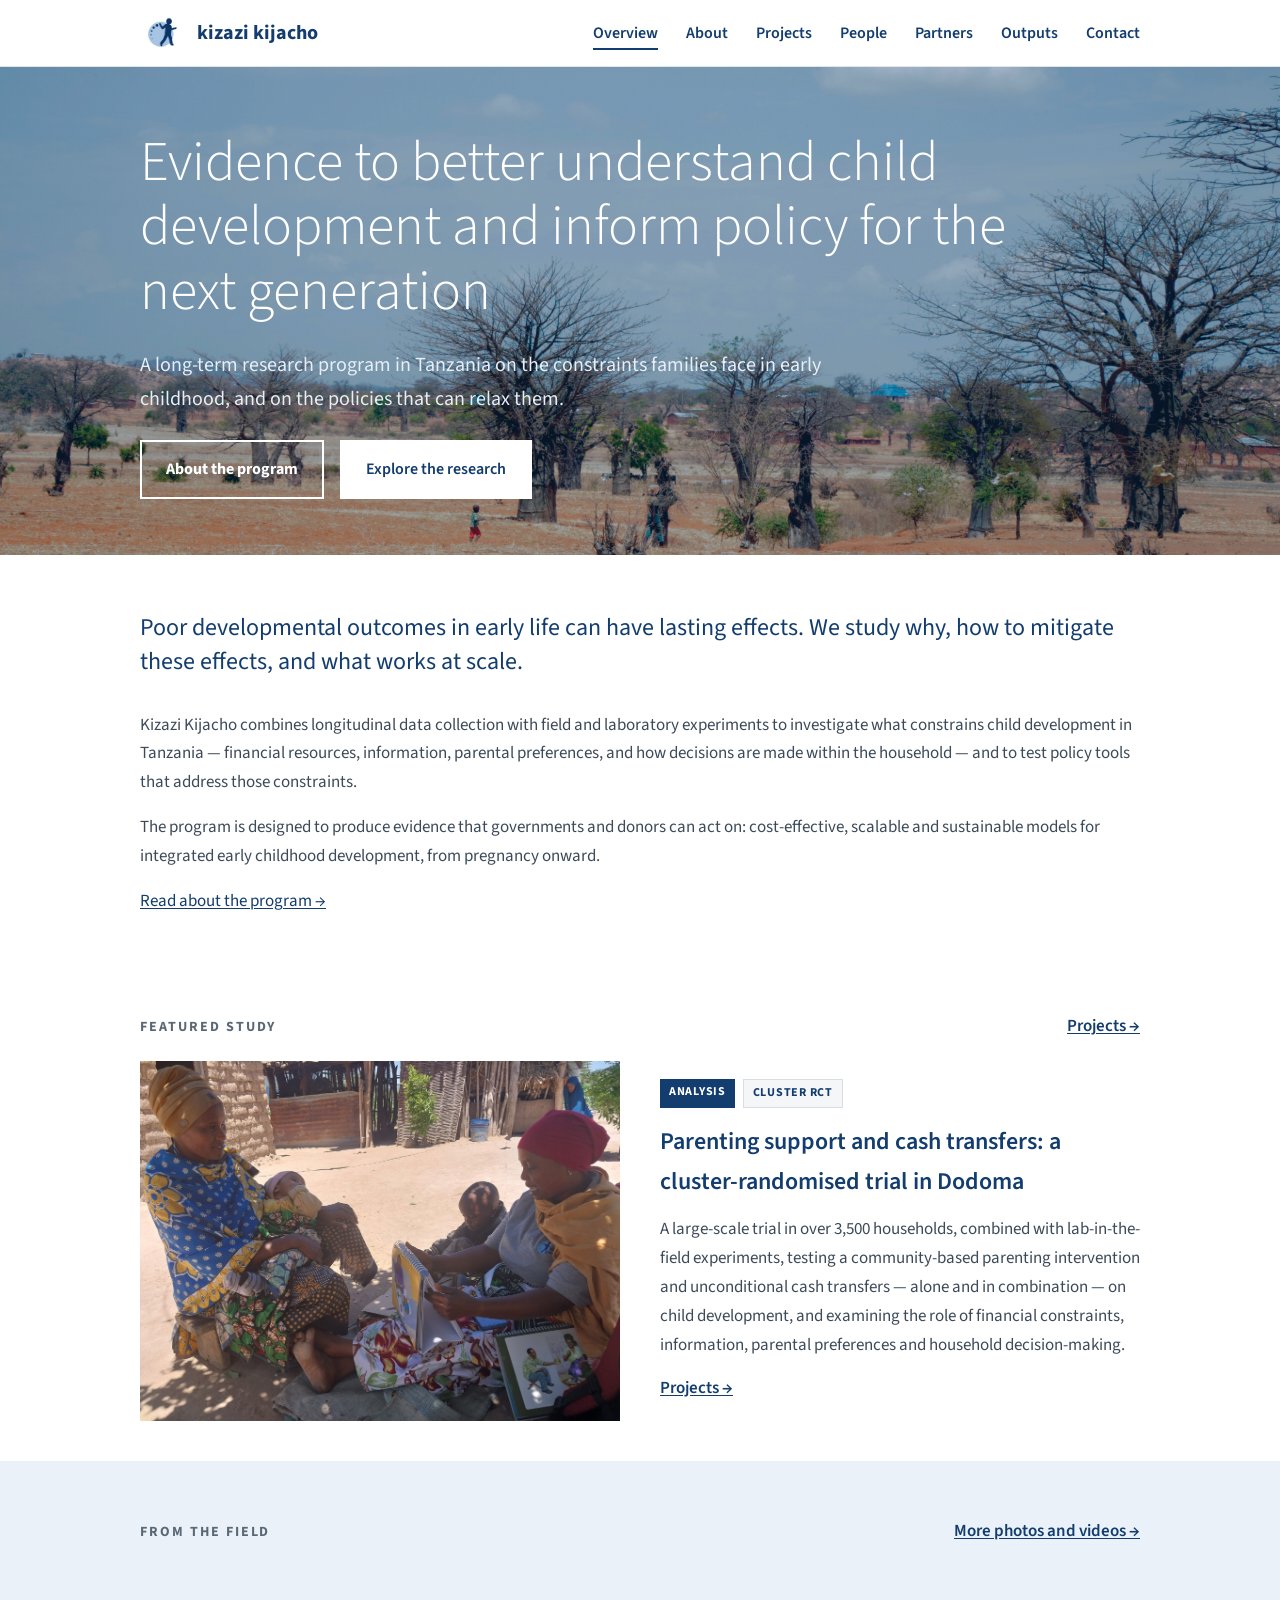
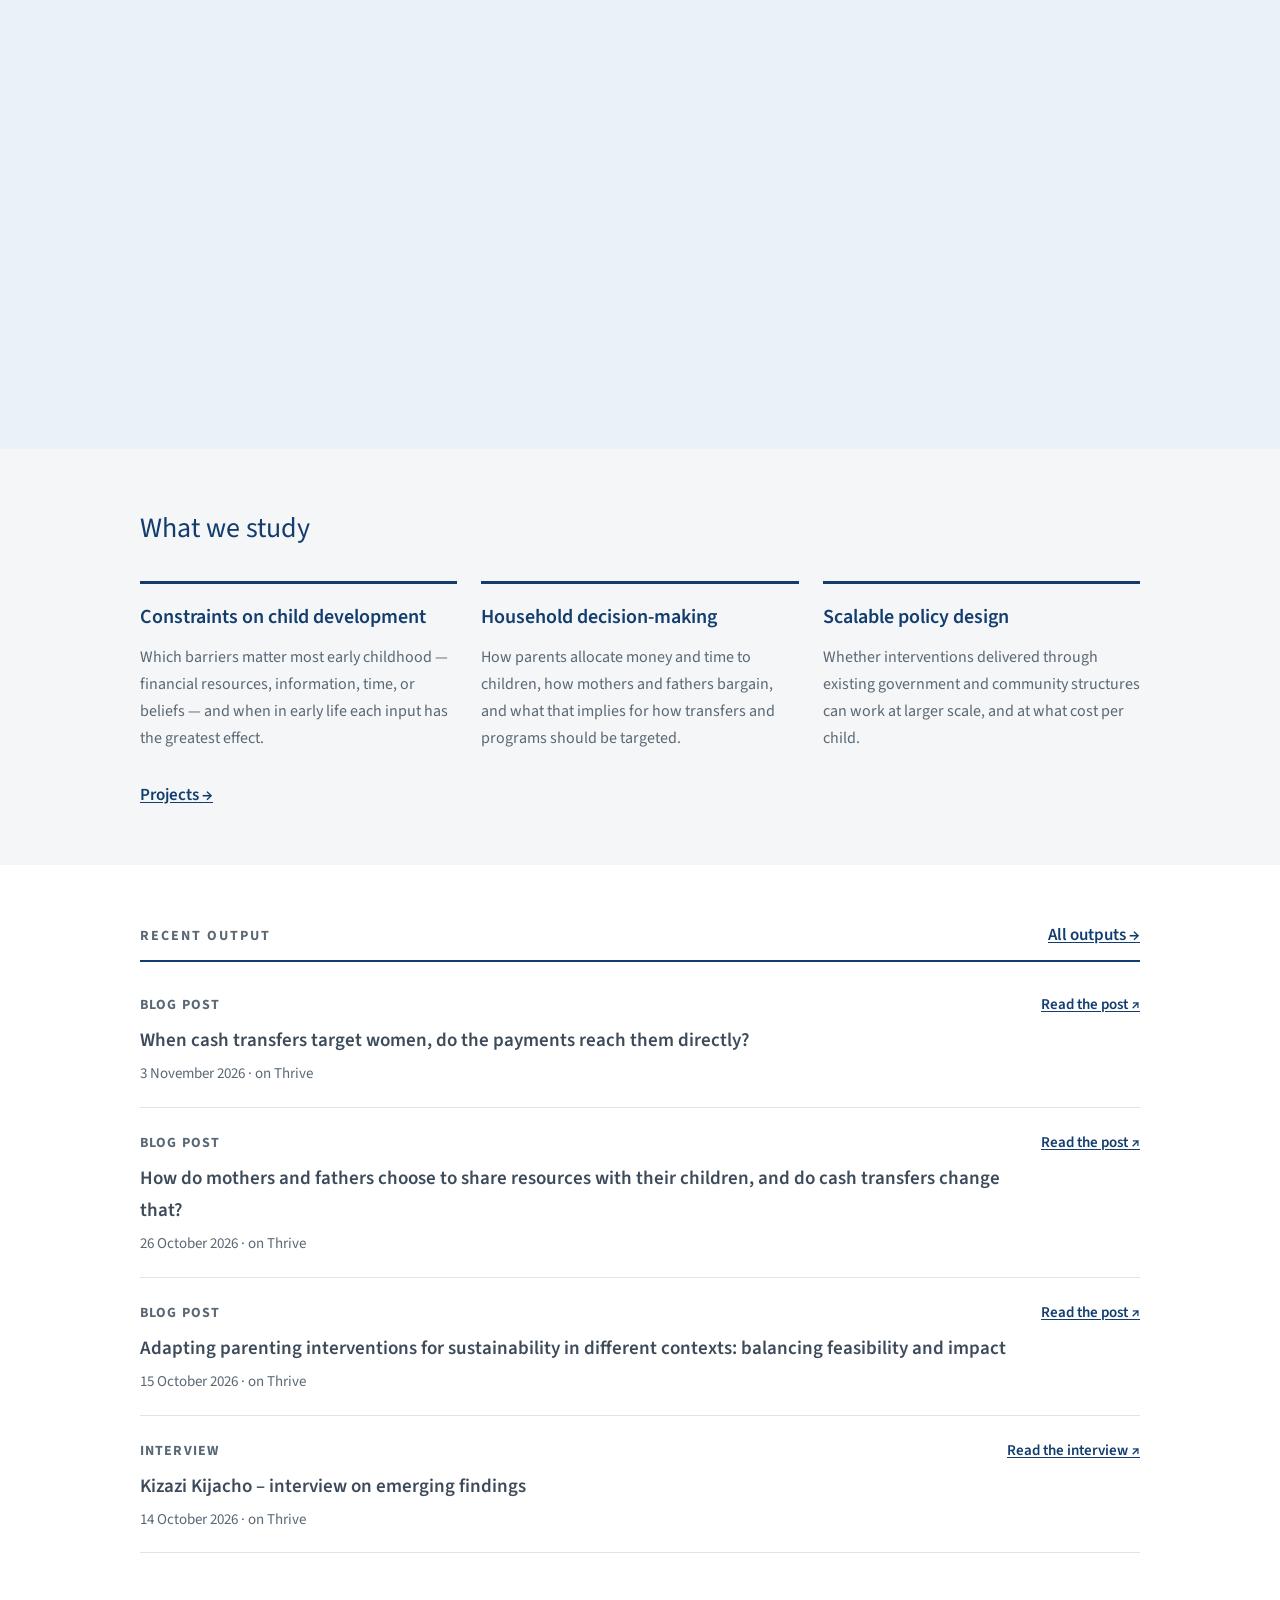
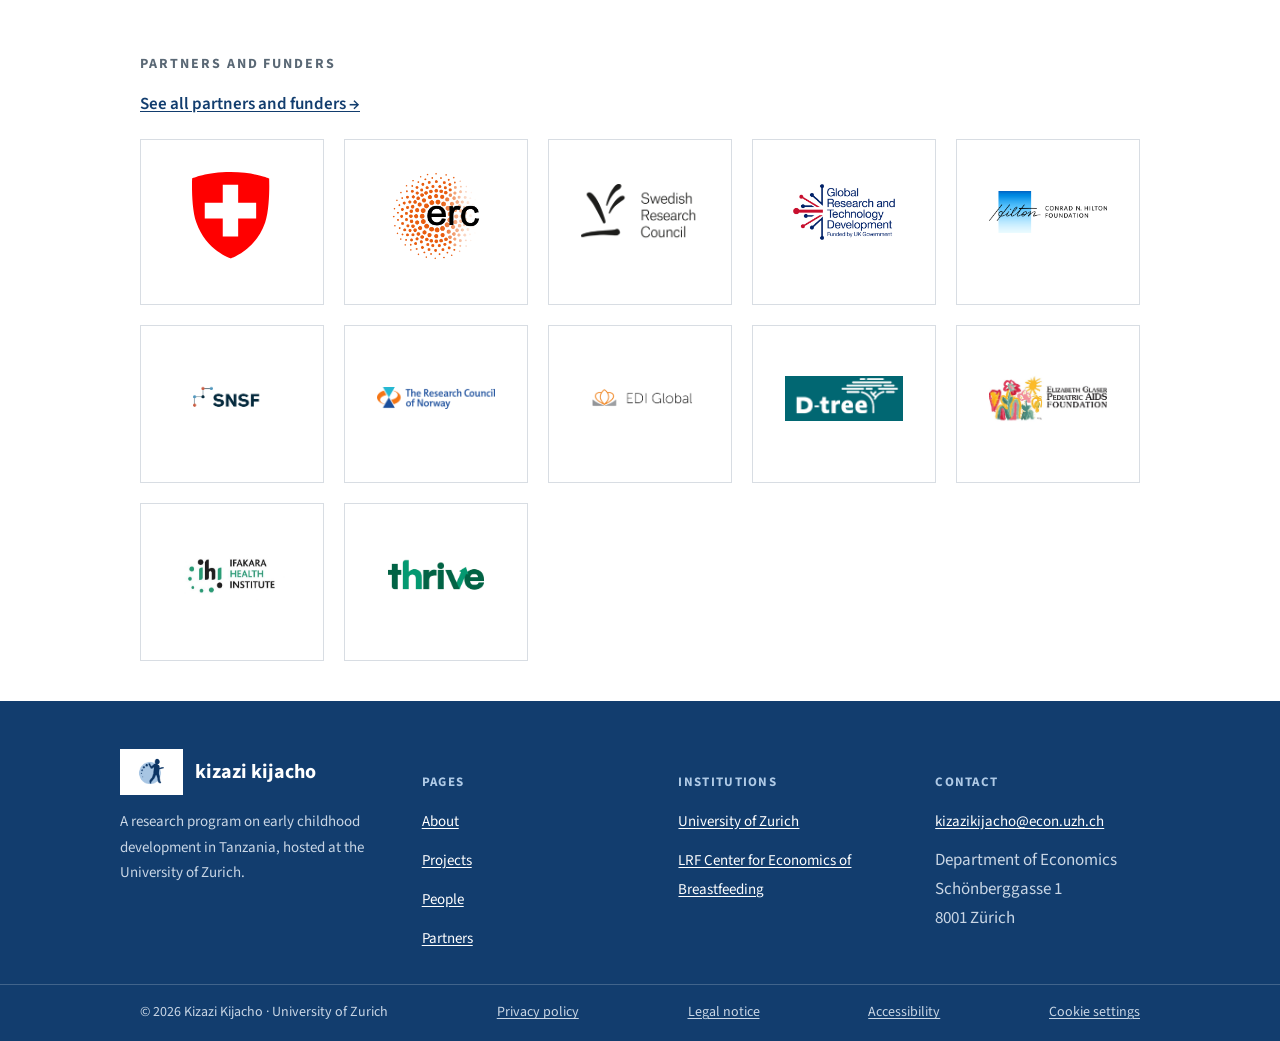
<file: index.html>
<!DOCTYPE html>
<html lang="en">
<head>
<meta charset="UTF-8">
<meta name="viewport" content="width=device-width, initial-scale=1.0">
<title>Kizazi Kijacho — Research for the Next Generation</title>
<meta name="description" content="A long-term research program in Tanzania on the constraints families face in early childhood, and on the policies that can relax them.">
<link rel="preconnect" href="https://fonts.googleapis.com">
<link href="https://fonts.googleapis.com/css2?family=Source+Sans+3:wght@300;400;600;700&display=swap" rel="stylesheet">
<link rel="stylesheet" href="styles.css">
<link rel="icon" type="image/x-icon" href="assets/favicon.ico">
<link rel="icon" type="image/png" sizes="32x32" href="assets/favicon-32x32.png">
<link rel="icon" type="image/png" sizes="16x16" href="assets/favicon-16x16.png">
<link rel="apple-touch-icon" sizes="180x180" href="assets/apple-touch-icon.png">
</head>
<body>
<a class="skip-link" href="#main">Skip to main content</a>

<header class="site-header">
  <div class="content">
    <a class="brand" href="index.html">
      <img class="brand-icon" src="assets/kizazi-icon.png" alt=""><span class="brand-wordmark">kizazi kijacho</span>
    </a>
    <nav class="main-nav" aria-label="Primary">
      <ul>
        <li><a href="index.html" aria-current="page">Overview</a></li>
        <li><a href="about.html">About</a></li>
        <li><a href="research.html">Projects</a></li>
        <li><a href="people.html">People</a></li>
        <li><a href="partners.html">Partners</a></li>
        <li><a href="outputs.html">Outputs</a></li>
        <li><a href="contact.html">Contact</a></li>
      </ul>
    </nav>
  </div>
</header>

<main id="main">

  <!-- Hero -->
  <section class="hero" aria-label="Introduction">
    <div class="content hero-inner">
      <h1>Evidence to better understand child development and inform policy for the next generation</h1>
      <p class="lede">A long-term research program in Tanzania on the constraints families face in early childhood, and on the policies that can relax them.</p>
      <div class="hero-actions">
        <a class="btn btn-outline" href="about.html" style="font-weight:700;">About the program</a>
        <a class="btn btn-primary" href="research.html">Explore the research</a>
      </div>
    </div>
  </section>

  <!-- Intro statement -->
  <section class="band-white">
    <div class="content">
      <p style="font-size:24px; font-weight:400; color:var(--navy); line-height:1.4;">
        Poor developmental outcomes in early life can have lasting effects. We study why, how to mitigate these effects, and what works at scale.
      </p>

      <div style="margin-top:32px;">
        <p>Kizazi Kijacho combines longitudinal data collection with field and laboratory experiments to investigate what constrains child development in Tanzania — financial resources, information, parental preferences, and how decisions are made within the household — and to test policy tools that address those constraints.</p>
        <p style="margin-top:16px;">The program is designed to produce evidence that governments and donors can act on: cost-effective, scalable and sustainable models for integrated early childhood development, from pregnancy onward.</p>
        <p style="margin-top:16px;"><a href="about.html">Read about the program →</a></p>
      </div>
    </div>
  </section>

  <!-- Featured study -->
  <section class="band-white tight">
    <div class="content">
      <div style="display:flex; justify-content:space-between; align-items:baseline; margin-bottom:20px;">
        <span class="label">Featured study</span>
        <a href="research.html" style="font-weight:600;">Projects →</a>
      </div>
      <div class="featured">
        <img src="assets/photos/field/community-health-worker-visit.jpeg" alt="A community health worker visits a mother and infant at home in Dodoma" style="width:100%;height:100%;object-fit:cover;">
        <div>
          <div class="chip-row">
            <span class="chip chip-analysis">Analysis</span>
            <span class="chip chip-planned" style="border-color:var(--card-border); background:var(--warm-grey);">Cluster RCT</span>
          </div>
          <h3>Parenting support and cash transfers: a cluster-randomised trial in Dodoma</h3>
          <p>A large-scale trial in over 3,500 households, combined with lab-in-the-field experiments, testing a community-based parenting intervention and unconditional cash transfers — alone and in combination — on child development, and examining the role of financial constraints, information, parental preferences and household decision-making.</p>
          <p style="margin-top:14px;"><a href="research.html" style="font-weight:600;">Projects →</a></p>
        </div>
      </div>
    </div>
  </section>

  <!-- From the field -->
<section class="band-pale">
  <div class="content">
    <div style="display:flex; justify-content:space-between; align-items:baseline; margin-bottom:20px;">
      <span class="label">From the field</span>
      <a href="media.html" style="font-weight:600;">More photos and videos →</a>
    </div>
        <div style="max-width:760px; margin:0 auto;">
      <div style="position:relative; padding-bottom:56.25%; height:0; overflow:hidden;">
        <iframe src="https://www.youtube.com/embed/hVTuC9hLxNs" title="Kizazi Kijacho field video" style="position:absolute; top:0; left:0; width:100%; height:100%; border:0;" allow="accelerometer; autoplay; clipboard-write; encrypted-media; gyroscope; picture-in-picture" allowfullscreen></iframe>
      </div>
    </div>
  </div>
</section>

  <!-- What we study -->
  <section class="band-grey">
    <div class="content">
      <h2 style="font-size:28px; font-weight:400; color:var(--navy); margin-bottom:28px;">What we study</h2>
      <div class="grid-3">
        <div class="study-card">
          <h3>Constraints on child development</h3>
          <p>Which barriers matter most early childhood — financial resources, information, time, or beliefs — and when in early life each input has the greatest effect.</p>
        </div>
        <div class="study-card">
          <h3>Household decision-making</h3>
          <p>How parents allocate money and time to children, how mothers and fathers bargain, and what that implies for how transfers and programs should be targeted.</p>
        </div>
        <div class="study-card">
          <h3>Scalable policy design</h3>
          <p>Whether interventions delivered through existing government and community structures can work at larger scale, and at what cost per child.</p>
        </div>
      </div>
      <p style="margin-top:28px;"><a href="research.html" style="font-weight:600;">Projects →</a></p>
    </div>
  </section>

  <!-- Recent output -->
  <section class="band-white">
    <div class="content">
      <div style="display:flex; justify-content:space-between; align-items:baseline; margin-bottom:8px; border-bottom:2px solid var(--navy); padding-bottom:10px;">
        <span class="label" style="margin:0;">Recent output</span>
        <a href="outputs.html" style="font-weight:600;">All outputs →</a>
      </div>
      <div class="output-row">
        <div>
          <span class="label" style="letter-spacing:0.08em;">Blog post</span>
          <h3 style="margin-top:6px;">When cash transfers target women, do the payments reach them directly?</h3>
          <p class="meta">3 November 2026 · on Thrive</p>
        </div>
        <div class="output-links"><a href="https://thrivechildevidence.org/updates/when-cash-transfers-target-women-do-the-payments-reach-them-directly/" target="_blank" rel="noopener" aria-label="Read the post on Thrive (opens in a new tab)">Read the post ↗</a></div>
      </div>
      <div class="output-row">
        <div>
          <span class="label" style="letter-spacing:0.08em;">Blog post</span>
          <h3 style="margin-top:6px;">How do mothers and fathers choose to share resources with their children, and do cash transfers change that?</h3>
          <p class="meta">26 October 2026 · on Thrive</p>
        </div>
        <div class="output-links"><a href="https://thrivechildevidence.org/updates/how-do-mothers-and-fathers-choose-to-share-resources-with-their-children-and-do-cash-transfers-change-that/" target="_blank" rel="noopener" aria-label="Read the post on Thrive (opens in a new tab)">Read the post ↗</a></div>
      </div>
      <div class="output-row">
        <div>
          <span class="label" style="letter-spacing:0.08em;">Blog post</span>
          <h3 style="margin-top:6px;">Adapting parenting interventions for sustainability in different contexts: balancing feasibility and impact</h3>
          <p class="meta">15 October 2026 · on Thrive</p>
        </div>
        <div class="output-links"><a href="https://thrivechildevidence.org/updates/adapting-parenting-interventions-for-sustainability-in-different-contexts-balancing-feasibility-and-impact/" target="_blank" rel="noopener" aria-label="Read the post on Thrive (opens in a new tab)">Read the post ↗</a></div>
      </div>
      <div class="output-row">
        <div>
          <span class="label" style="letter-spacing:0.08em;">Interview</span>
          <h3 style="margin-top:6px;">Kizazi Kijacho – interview on emerging findings</h3>
          <p class="meta">14 October 2026 · on Thrive</p>
        </div>
        <div class="output-links"><a href="https://thrivechildevidence.org/updates/kizazi-kijacho-interview-on-emerging-findings/" target="_blank" rel="noopener" aria-label="Read the interview on Thrive (opens in a new tab)">Read the interview ↗</a></div>
      </div>
    </div>
  </section>

  <!-- Partners and funders -->
  <section class="band-white tight">
    <div class="content">
      <span class="label">Partners and funders</span>
      <p style="margin-top:12px;"><a href="partners.html" style="font-weight:600;">See all partners and funders →</a></p>
      <div class="grid-5" style="margin-top:20px;">
        <div class="partner-card logo-only"><div class="logo-img"><img src="assets/logos/funders/seri.svg" alt="Swiss State Secretariat for Education, Research and Innovation (SERI)"></div></div>
        <div class="partner-card logo-only"><div class="logo-img"><img src="assets/logos/funders/erc.png" alt="European Research Council (ERC)"></div></div>
        <div class="partner-card logo-only"><div class="logo-img"><img src="assets/logos/funders/vr-swedish-research-council.png" alt="Swedish Research Council (Vetenskapsrådet)"></div></div>
        <div class="partner-card logo-only"><div class="logo-img"><img src="assets/logos/funders/fcdo.jpg" alt="Foreign, Commonwealth & Development Office (FCDO)"></div></div>
        <div class="partner-card logo-only"><div class="logo-img"><img src="assets/logos/funders/hilton-foundation.png" alt="Conrad N. Hilton Foundation"></div></div>
        <div class="partner-card logo-only"><div class="logo-img"><img src="assets/logos/funders/snsf.png" alt="Swiss National Science Foundation (SNSF)"></div></div>
        <div class="partner-card logo-only"><div class="logo-img"><img src="assets/logos/funders/research-council-of-norway.png" alt="Research Council of Norway"></div></div>
        <div class="partner-card logo-only"><div class="logo-img"><img src="assets/logos/partners/edi-global.png" alt="EDI Global"></div></div>
        <div class="partner-card logo-only"><div class="logo-img"><img src="assets/logos/partners/dtree.png" alt="d.tree"></div></div>
        <div class="partner-card logo-only"><div class="logo-img"><img src="assets/logos/partners/egpaf.jpeg" alt="Elizabeth Glaser Pediatric AIDS Foundation (EGPAF)"></div></div>
        <div class="partner-card logo-only"><div class="logo-img"><img src="assets/logos/partners/ifakara.jpg" alt="Ifakara Health Institute"></div></div>
        <div class="partner-card logo-only"><div class="logo-img"><img src="assets/logos/partners/thrive.png" alt="Thrive"></div></div>
      </div>
    </div>
  </section>

</main>

<!-- Footer -->
<footer class="site-footer">
  <div class="content footer-main">
    <div>
      <div class="footer-brand">
                <div style="display:flex; align-items:center; gap:12px;">
          <div class="footer-logo-plate">
            <img class="brand-icon" src="assets/kizazi-icon.png" alt="">
          </div>
          <span class="brand-wordmark">kizazi kijacho</span>
        </div>
        <p class="footer-brand-text">A research program on early childhood development in Tanzania, hosted at the University of Zurich.</p>
      </div>
    </div>
    <div class="footer-col">
      <h5>Pages</h5>
      <ul>
        <li><a href="about.html">About</a></li>
        <li><a href="research.html">Projects</a></li>
        <li><a href="people.html">People</a></li>
        <li><a href="partners.html">Partners</a></li>
      </ul>
    </div>
    <div class="footer-col">
      <h5>Institutions</h5>
      <ul>
        <li><a href="https://www.econ.uzh.ch/en.html" target="_blank" rel="noopener">University of Zurich</a></li>
        <li><a href="https://lrfc.uzh.ch/en/index.html" target="_blank" rel="noopener">LRF Center for Economics of Breastfeeding</a></li>
      </ul>
    </div>
    <div class="footer-col">
      <h5>Contact</h5>
      <ul>
        <li><a href="mailto:kizazikijacho@econ.uzh.ch">kizazikijacho@econ.uzh.ch</a></li>
        <li style="color:#C9D6E5;">Department of Economics<br>Schönberggasse 1<br>8001 Zürich</li>
      </ul>
    </div>
  </div>
    <div class="footer-bottom">
    <div class="content">
      <span>© 2026 Kizazi Kijacho · University of Zurich</span>
      <a href="legal.html#privacy-policy">Privacy policy</a>
      <a href="legal.html#legal-notice">Legal notice</a>
      <a href="legal.html#accessibility">Accessibility</a>
      <a href="legal.html#cookie-settings">Cookie settings</a>
    </div>
  </div>
</footer>
<!-- Cloudflare Web Analytics --><script type='module' src='https://static.cloudflareinsights.com/beacon.min.js' data-cf-beacon='{"token": "03de18e79894430f8081f706c0448e3b"}'></script><!-- End Cloudflare Web Analytics -->
</body>
</html>
</file>
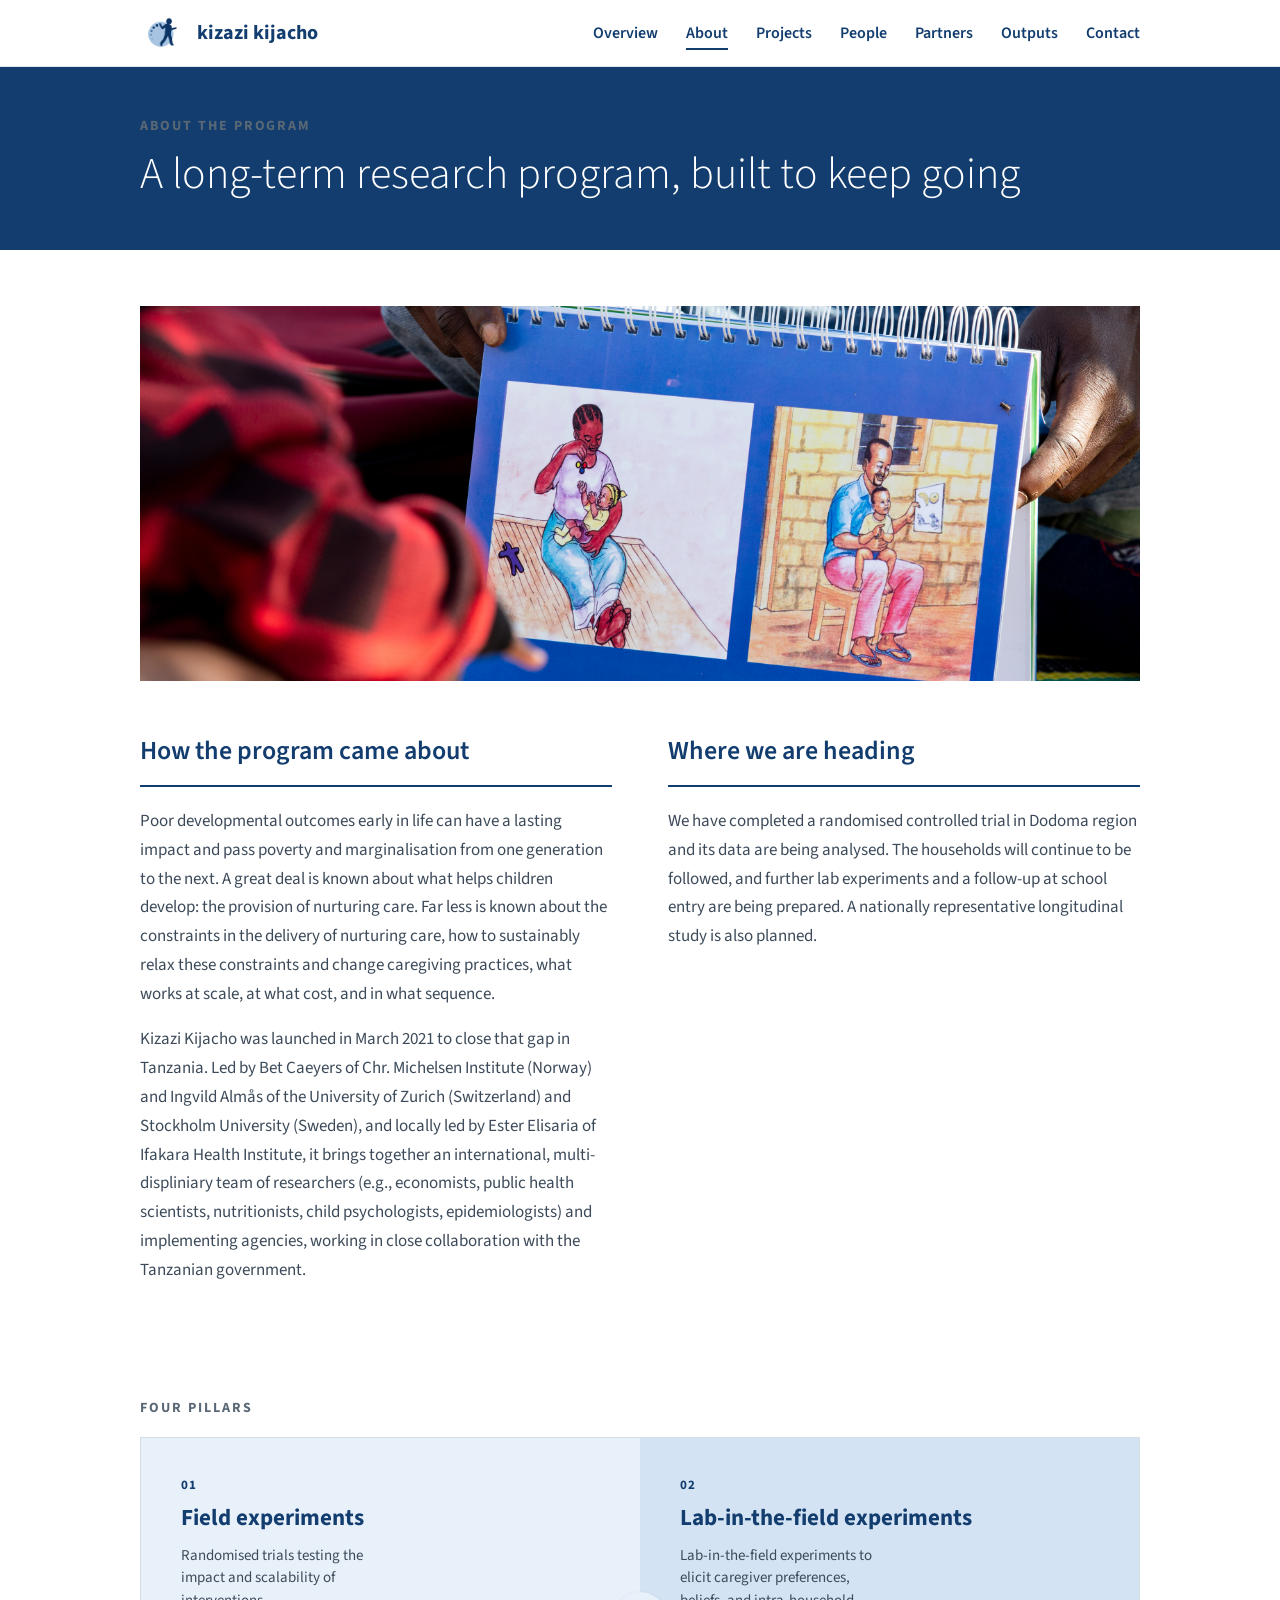
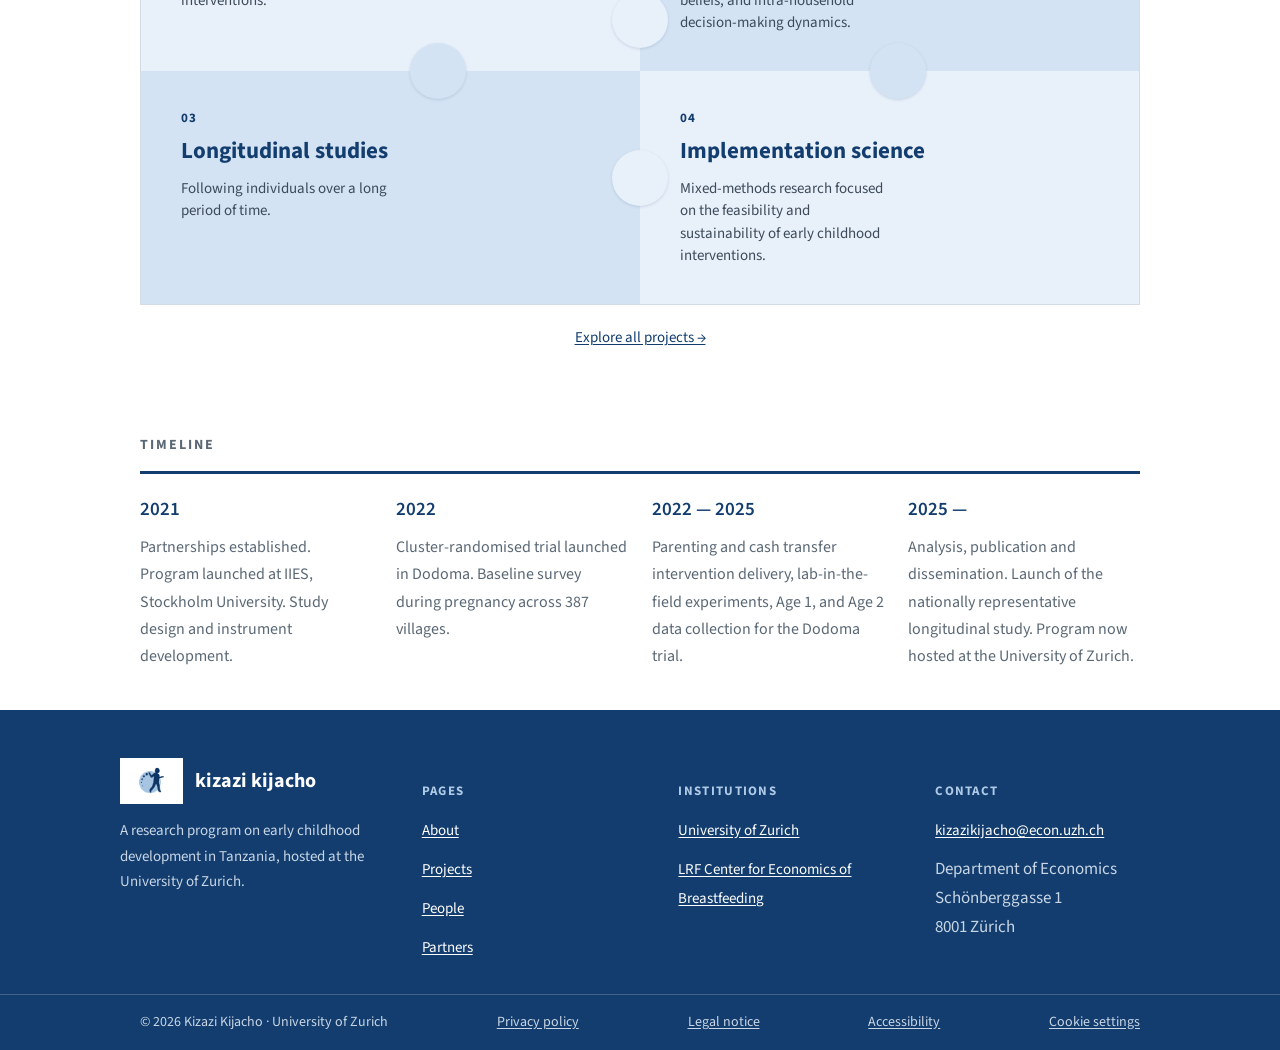
<file: about.html>
<!DOCTYPE html>
<html lang="en">
<head>
<meta charset="UTF-8">
<meta name="viewport" content="width=device-width, initial-scale=1.0">
<title>About — Kizazi Kijacho</title>
<meta name="description" content="A long-term research program, built to keep going.">
<link rel="preconnect" href="https://fonts.googleapis.com">
<link href="https://fonts.googleapis.com/css2?family=Source+Sans+3:wght@300;400;600;700&display=swap" rel="stylesheet">
<link rel="stylesheet" href="styles.css">
<link rel="icon" type="image/x-icon" href="assets/favicon.ico">
<link rel="icon" type="image/png" sizes="32x32" href="assets/favicon-32x32.png">
<link rel="icon" type="image/png" sizes="16x16" href="assets/favicon-16x16.png">
<link rel="apple-touch-icon" sizes="180x180" href="assets/apple-touch-icon.png">
</head>
<body>
<a class="skip-link" href="#main">Skip to main content</a>
<header class="site-header">
  <div class="content">
    <a class="brand" href="index.html">
      <img class="brand-icon" src="assets/kizazi-icon.png" alt=""><span class="brand-wordmark">kizazi kijacho</span>
    </a>
    <nav class="main-nav" aria-label="Primary">
      <ul>
        <li><a href="index.html">Overview</a></li>
        <li><a href="about.html" aria-current="page">About</a></li>
        <li><a href="research.html">Projects</a></li>
        <li><a href="people.html">People</a></li>
        <li><a href="partners.html">Partners</a></li>
        <li><a href="outputs.html">Outputs</a></li>
        <li><a href="contact.html">Contact</a></li>
      </ul>
    </nav>
  </div>
</header>

<main id="main">

  <section class="page-banner">
    <div class="content">
      <span class="label">About the program</span>
      <h1>A long-term research program, built to keep going</h1>
    </div>
  </section>

  <section class="band-white">
    <div class="content">
      <img src="assets/photos/field/Field_Photo_4.jpg" alt="A drawing of a father and mother each holding their child" style="width:100%;aspect-ratio:16/6;object-fit:cover;object-position:center top;margin-bottom:48px;">

      <div class="two-col">
        <div>
          <h2>How the program came about</h2>
          <p>Poor developmental outcomes early in life can have a lasting impact and pass poverty and marginalisation from one generation to the next. A great deal is known about what helps children develop: the provision of nurturing care. Far less is known about the constraints in the delivery of nurturing care, how to sustainably relax these constraints and change caregiving practices, what works at scale, at what cost, and in what sequence.</p>
          <p style="margin-top:16px;margin-bottom:16px;">Kizazi Kijacho was launched in March 2021 to close that gap in Tanzania. Led by Bet Caeyers of Chr. Michelsen Institute (Norway) and Ingvild Almås of the University of Zurich (Switzerland) and Stockholm University (Sweden), and locally led by Ester Elisaria of Ifakara Health Institute, it brings together an international, multi-displiniary team of researchers (e.g., economists, public health scientists, nutritionists, child psychologists, epidemiologists) and implementing agencies, working in close collaboration with the Tanzanian government.</p>
        </div>
        <div>
          <h2>Where we are heading</h2>
          <p>We have completed a randomised controlled trial in Dodoma region and its data are being analysed. The households will continue to be followed, and further lab experiments and a follow-up at school entry are being prepared. A nationally representative longitudinal study is also planned.</p>
        </div>
      </div>
    </div>
  </section>

  <section class="band-white tight">
    <div class="content">
      <span class="label" style="display:block; margin-bottom:16px;">Four pillars</span>
      <div class="pillars-puzzle">
        <div class="pillars-puzzle-row">
          <a class="pillars-puzzle-tile shade-a" href="research.html?pillar=field">
            <div class="pillars-puzzle-num">01</div>
            <div class="pillars-puzzle-title">Field experiments</div>
            <div class="pillars-puzzle-desc">Randomised trials testing the impact and scalability of interventions.</div>
          </a>
          <a class="pillars-puzzle-tile shade-b" href="research.html?pillar=lab">
            <div class="pillars-puzzle-num">02</div>
            <div class="pillars-puzzle-title">Lab-in-the-field experiments</div>
            <div class="pillars-puzzle-desc">Lab-in-the-field experiments to elicit caregiver preferences, beliefs, and intra-household decision-making dynamics.</div>
          </a>
        </div>
        <div class="pillars-puzzle-row">
          <a class="pillars-puzzle-tile shade-b" href="research.html?pillar=longitudinal">
            <div class="pillars-puzzle-num">03</div>
            <div class="pillars-puzzle-title">Longitudinal studies</div>
            <div class="pillars-puzzle-desc">Following individuals over a long period of time.</div>
          </a>
          <a class="pillars-puzzle-tile shade-a" href="research.html?pillar=implementation">
            <div class="pillars-puzzle-num">04</div>
            <div class="pillars-puzzle-title">Implementation science</div>
            <div class="pillars-puzzle-desc">Mixed-methods research focused on the feasibility and sustainability of early childhood interventions.</div>
          </a>
        </div>

        <!-- Interlocking tabs, alternating which tile "owns" each one -->
        <div class="pillars-puzzle-tab" style="background:#E8F0FA; top: 33%; left: calc(50% - 28px);"></div>
        <div class="pillars-puzzle-tab" style="background:#D3E3F3; top: calc(50% - 28px); left: 27%;"></div>
        <div class="pillars-puzzle-tab" style="background:#D3E3F3; top: calc(50% - 28px); left: 73%;"></div>
        <div class="pillars-puzzle-tab" style="background:#E8F0FA; top: 67%; left: calc(50% - 28px);"></div>
      </div>
      <p style="text-align:center; margin-top:20px; font-size:15px;"><a href="research.html">Explore all projects →</a></p>
    </div>
  </section>

  <section class="band-white tight">
    <div class="content">
      <span class="label">Timeline</span>
      <div class="timeline" style="margin-top:12px;">
        <div>
          <p class="year">2021</p>
          <p>Partnerships established. Program launched at IIES, Stockholm University. Study design and instrument development.</p>
        </div>
        <div>
          <p class="year">2022</p>
          <p>Cluster-randomised trial launched in Dodoma. Baseline survey during pregnancy across 387 villages. </p>
        </div>
        <div>
          <p class="year">2022 — 2025</p>
          <p>Parenting and cash transfer intervention delivery, lab-in-the-field experiments, Age 1, and Age 2 data collection for the Dodoma trial.</p>
        </div>
        <div>
          <p class="year">2025 —</p>
          <p>Analysis, publication and dissemination. Launch of the nationally representative longitudinal study. Program now hosted at the University of Zurich.</p>
        </div>
      </div>
    </div>
  </section>


</main>

<footer class="site-footer">
  <div class="content footer-main">
    <div>
      <div class="footer-brand">
                <div style="display:flex; align-items:center; gap:12px;">
          <div class="footer-logo-plate">
            <img class="brand-icon" src="assets/kizazi-icon.png" alt="">
          </div>
          <span class="brand-wordmark">kizazi kijacho</span>
        </div>
        <p class="footer-brand-text">A research program on early childhood development in Tanzania, hosted at the University of Zurich.</p>
      </div>
    </div>
    <div class="footer-col">
      <h5>Pages</h5>
      <ul>
        <li><a href="about.html">About</a></li>
        <li><a href="research.html">Projects</a></li>
        <li><a href="people.html">People</a></li>
        <li><a href="partners.html">Partners</a></li>
      </ul>
    </div>
    <div class="footer-col">
      <h5>Institutions</h5>
      <ul>
        <li><a href="https://www.econ.uzh.ch/en.html" target="_blank" rel="noopener">University of Zurich</a></li>
        <li><a href="https://lrfc.uzh.ch/en/index.html" target="_blank" rel="noopener">LRF Center for Economics of Breastfeeding</a></li>
      </ul>
    </div>
    <div class="footer-col">
      <h5>Contact</h5>
      <ul>
        <li><a href="mailto:kizazikijacho@econ.uzh.ch">kizazikijacho@econ.uzh.ch</a></li>
        <li style="color:#C9D6E5;">Department of Economics<br>Schönberggasse 1<br>8001 Zürich</li>
      </ul>
    </div>
  </div>
      <div class="footer-bottom">
    <div class="content">
      <span>© 2026 Kizazi Kijacho · University of Zurich</span>
      <a href="legal.html#privacy-policy">Privacy policy</a>
      <a href="legal.html#legal-notice">Legal notice</a>
      <a href="legal.html#accessibility">Accessibility</a>
      <a href="legal.html#cookie-settings">Cookie settings</a>
    </div>
  </div>
</footer>

<!-- Cloudflare Web Analytics --><script type='module' src='https://static.cloudflareinsights.com/beacon.min.js' data-cf-beacon='{"token": "03de18e79894430f8081f706c0448e3b"}'></script><!-- End Cloudflare Web Analytics -->
</body>
</html>
</file>
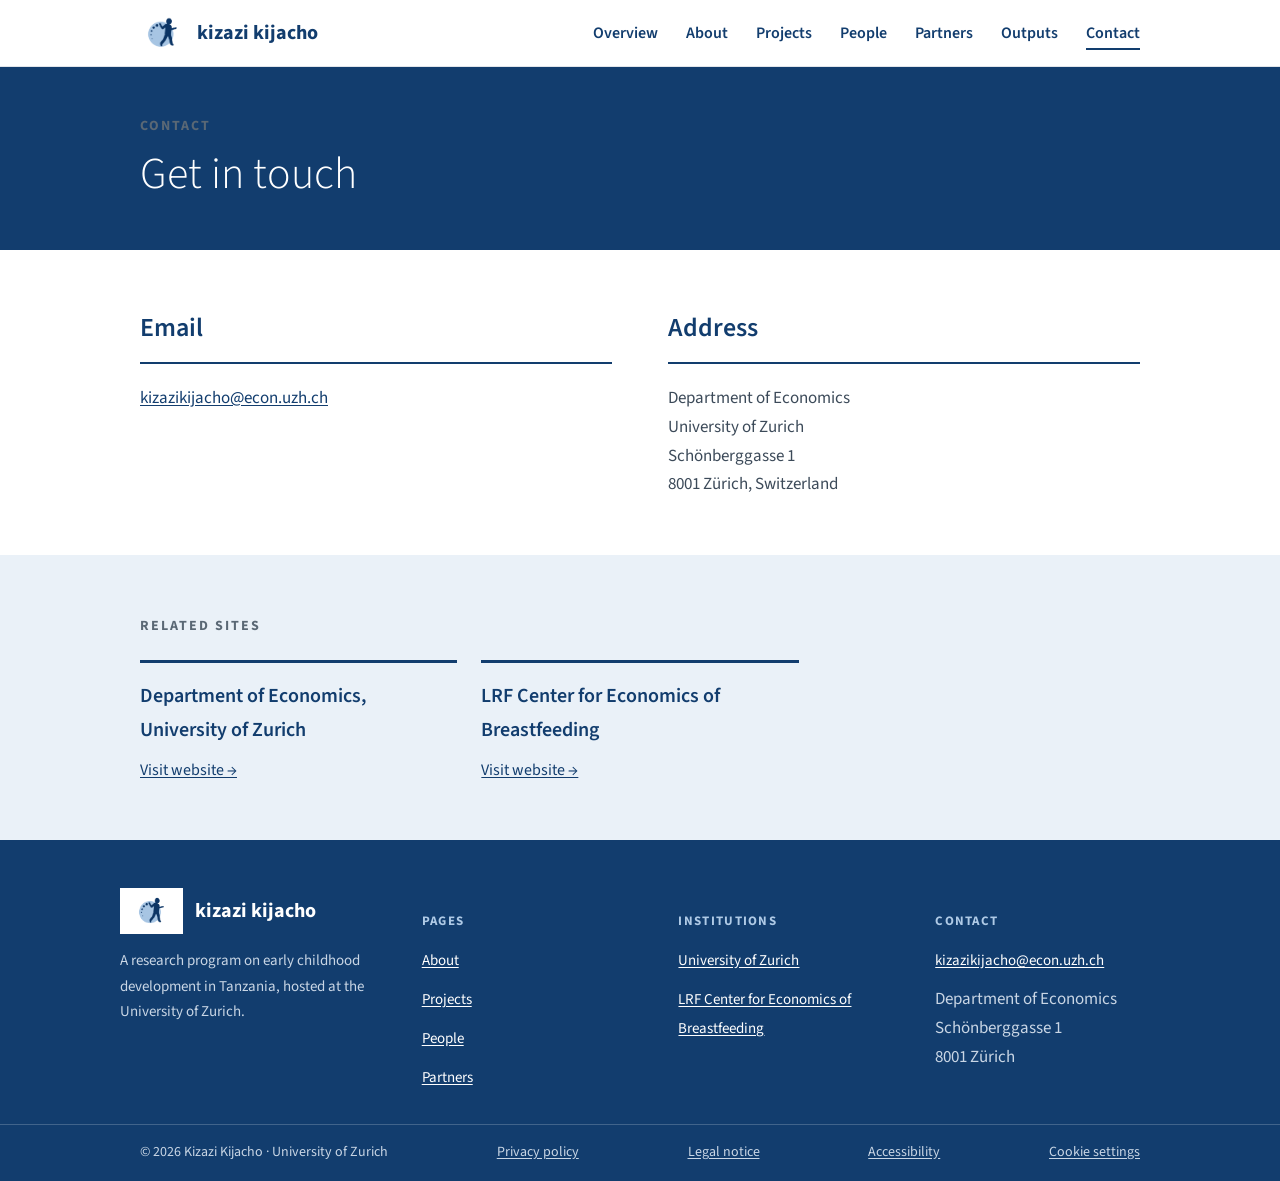
<file: contact.html>
<!DOCTYPE html>
<html lang="en">
<head>
<meta charset="UTF-8">
<meta name="viewport" content="width=device-width, initial-scale=1.0">
<title>Contact — Kizazi Kijacho</title>
<meta name="description" content="Get in touch with the Kizazi Kijacho research program.">
<link rel="preconnect" href="https://fonts.googleapis.com">
<link href="https://fonts.googleapis.com/css2?family=Source+Sans+3:wght@300;400;600;700&display=swap" rel="stylesheet">
<link rel="stylesheet" href="styles.css">
<link rel="icon" type="image/x-icon" href="assets/favicon.ico">
<link rel="icon" type="image/png" sizes="32x32" href="assets/favicon-32x32.png">
<link rel="icon" type="image/png" sizes="16x16" href="assets/favicon-16x16.png">
<link rel="apple-touch-icon" sizes="180x180" href="assets/apple-touch-icon.png">
</head>
<body>
<a class="skip-link" href="#main">Skip to main content</a>

<header class="site-header">
  <div class="content">
    <a class="brand" href="index.html">
      <img class="brand-icon" src="assets/kizazi-icon.png" alt=""><span class="brand-wordmark">kizazi kijacho</span>
    </a>
    <nav class="main-nav" aria-label="Primary">
      <ul>
        <li><a href="index.html">Overview</a></li>
        <li><a href="about.html">About</a></li>
        <li><a href="research.html">Projects</a></li>
        <li><a href="people.html">People</a></li>
        <li><a href="partners.html">Partners</a></li>
        <li><a href="outputs.html">Outputs</a></li>
        <li><a href="contact.html" aria-current="page">Contact</a></li>
      </ul>
    </nav>
  </div>
</header>

<main id="main">

  <section class="page-banner">
    <div class="content">
      <span class="label">Contact</span>
      <h1>Get in touch</h1>
    </div>
  </section>

  <section class="band-white">
    <div class="content two-col">
      <div>
        <h2>Email</h2>
        <p><a href="mailto:kizazikijacho@econ.uzh.ch">kizazikijacho@econ.uzh.ch</a></p>
      </div>
      <div>
        <h2>Address</h2>
        <p>Department of Economics<br>University of Zurich<br>Schönberggasse 1<br>8001 Zürich, Switzerland</p>
      </div>
    </div>
  </section>

  <section class="band-pale">
    <div class="content">
      <span class="label">Related sites</span>
      <div class="grid-3" style="margin-top:20px;">
        <div class="study-card">
          <h3>Department of Economics, University of Zurich</h3>
          <p><a href="https://www.econ.uzh.ch/en.html" target="_blank" rel="noopener">Visit website →</a></p>
        </div>
        <div class="study-card">
          <h3>LRF Center for Economics of Breastfeeding</h3>
          <p><a href="https://lrfc.uzh.ch/en/index.html" target="_blank" rel="noopener">Visit website →</a></p>
        </div>
      </div>
    </div>
  </section>

</main>

<footer class="site-footer">
  <div class="content footer-main">
    <div>
      <div class="footer-brand">
                <div style="display:flex; align-items:center; gap:12px;">
          <div class="footer-logo-plate">
            <img class="brand-icon" src="assets/kizazi-icon.png" alt="">
          </div>
          <span class="brand-wordmark">kizazi kijacho</span>
        </div>
        <p class="footer-brand-text">A research program on early childhood development in Tanzania, hosted at the University of Zurich.</p>
      </div>
    </div>
    <div class="footer-col">
      <h5>Pages</h5>
      <ul>
        <li><a href="about.html">About</a></li>
        <li><a href="research.html">Projects</a></li>
        <li><a href="people.html">People</a></li>
        <li><a href="partners.html">Partners</a></li>
      </ul>
    </div>
    <div class="footer-col">
      <h5>Institutions</h5>
      <ul>
        <li><a href="https://www.econ.uzh.ch/en.html" target="_blank" rel="noopener">University of Zurich</a></li>
        <li><a href="https://lrfc.uzh.ch/en/index.html" target="_blank" rel="noopener">LRF Center for Economics of Breastfeeding</a></li>
      </ul>
    </div>
    <div class="footer-col">
      <h5>Contact</h5>
      <ul>
        <li><a href="mailto:kizazikijacho@econ.uzh.ch">kizazikijacho@econ.uzh.ch</a></li>
        <li style="color:#C9D6E5;">Department of Economics<br>Schönberggasse 1<br>8001 Zürich</li>
      </ul>
    </div>
  </div>
    <div class="footer-bottom">
    <div class="content">
      <span>© 2026 Kizazi Kijacho · University of Zurich</span>
      <a href="legal.html#privacy-policy">Privacy policy</a>
      <a href="legal.html#legal-notice">Legal notice</a>
      <a href="legal.html#accessibility">Accessibility</a>
      <a href="legal.html#cookie-settings">Cookie settings</a>
    </div>
  </div>
</footer>

<!-- Cloudflare Web Analytics --><script type='module' src='https://static.cloudflareinsights.com/beacon.min.js' data-cf-beacon='{"token": "03de18e79894430f8081f706c0448e3b"}'></script><!-- End Cloudflare Web Analytics -->
</body>
</html>
</file>
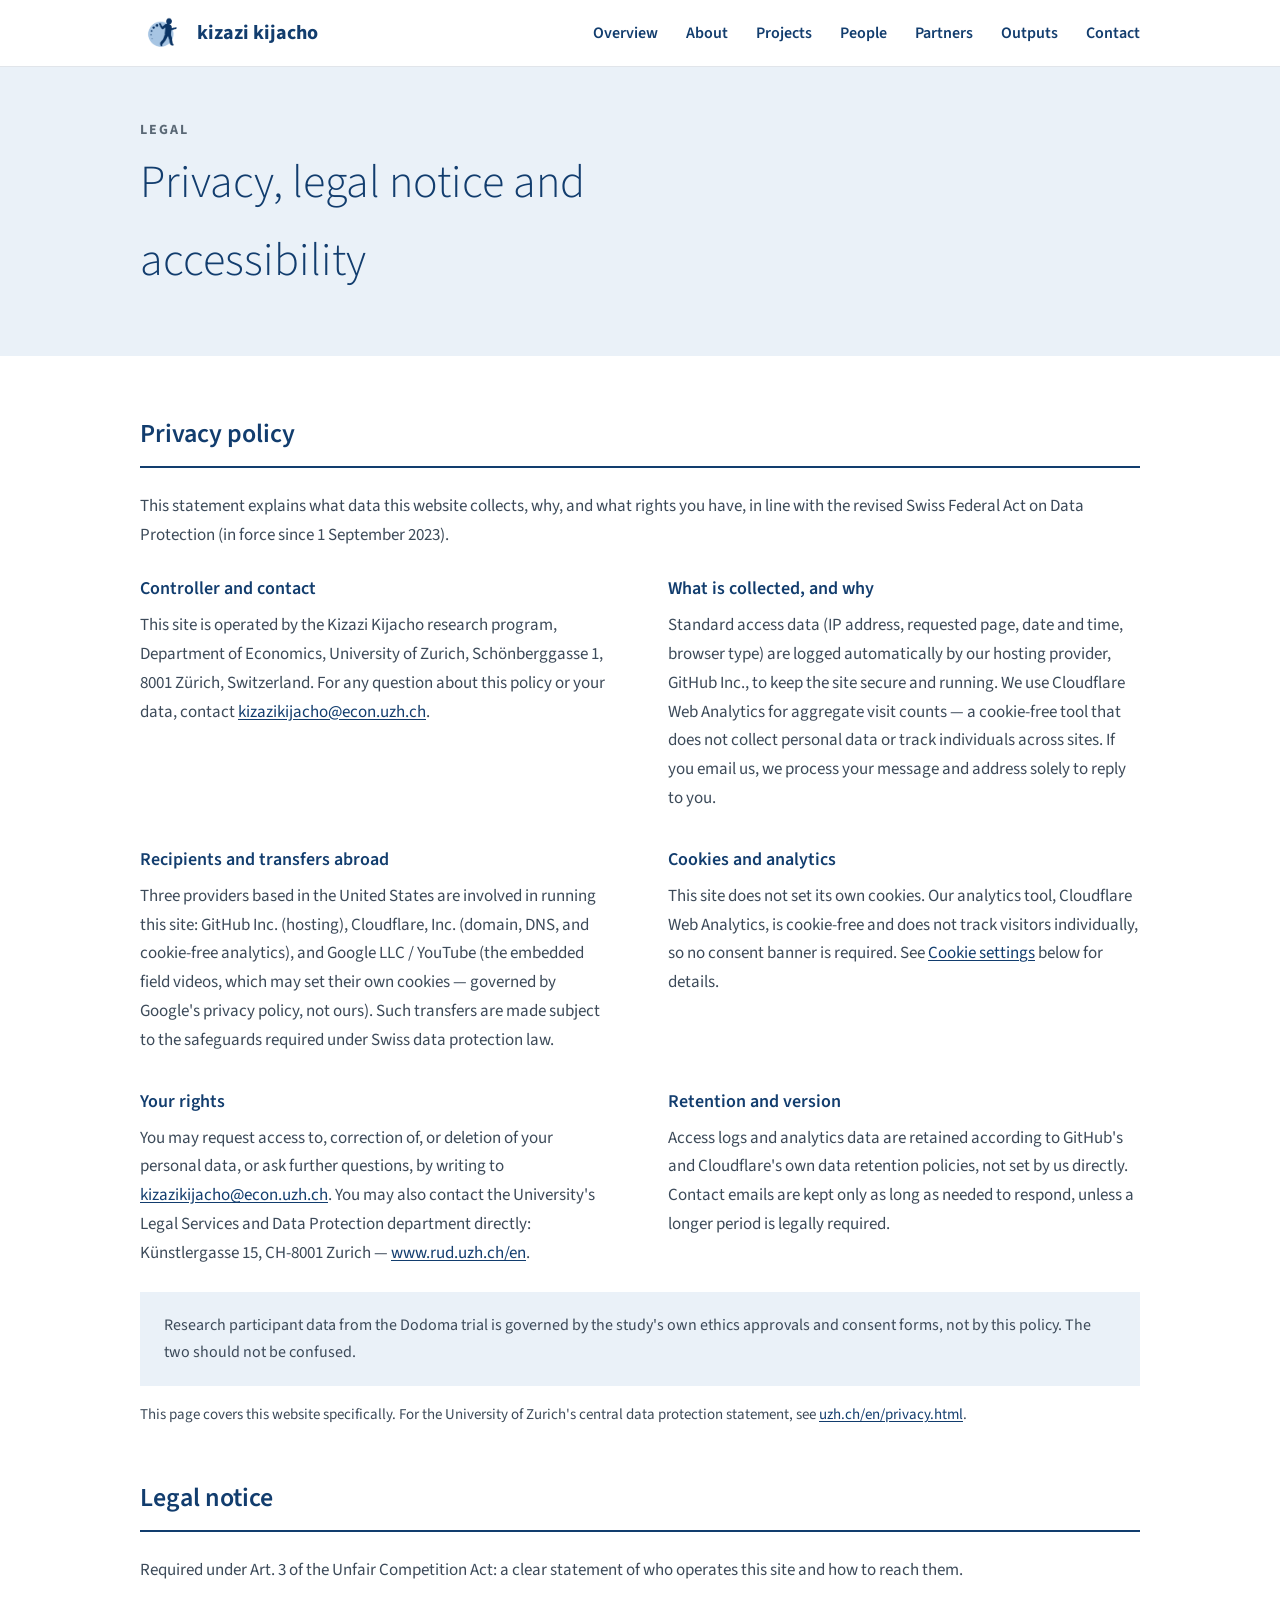
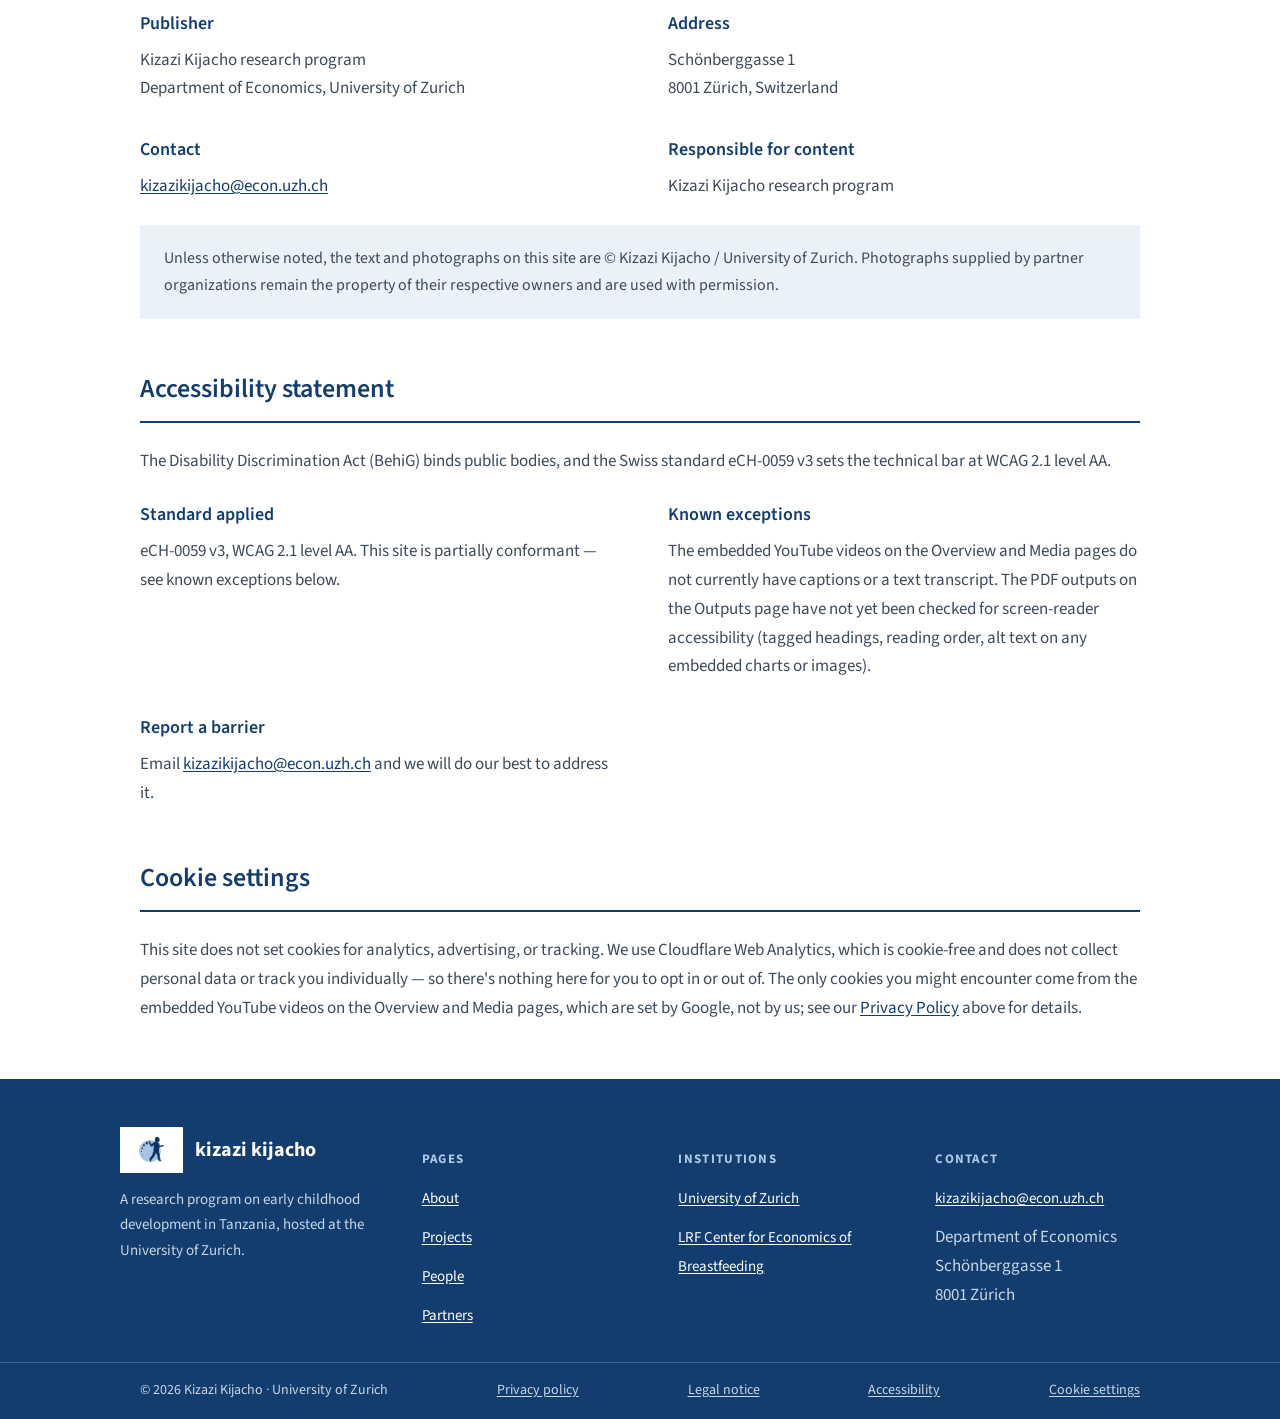
<file: legal.html>
<!DOCTYPE html>
<html lang="en">
<head>
<meta charset="UTF-8">
<meta name="viewport" content="width=device-width, initial-scale=1.0">
<title>Legal — Kizazi Kijacho</title>
<meta name="description" content="Privacy policy, legal notice and accessibility statement.">
<link rel="preconnect" href="https://fonts.googleapis.com">
<link href="https://fonts.googleapis.com/css2?family=Source+Sans+3:wght@300;400;600;700&display=swap" rel="stylesheet">
<link rel="stylesheet" href="styles.css">
<link rel="icon" type="image/x-icon" href="assets/favicon.ico">
<link rel="icon" type="image/png" sizes="32x32" href="assets/favicon-32x32.png">
<link rel="icon" type="image/png" sizes="16x16" href="assets/favicon-16x16.png">
<link rel="apple-touch-icon" sizes="180x180" href="assets/apple-touch-icon.png">
</head>
<body>
<a class="skip-link" href="#main">Skip to main content</a>
<!-- This page is reached from the footer of every page, not from the main navigation. -->
<header class="site-header">
  <div class="content">
    <a class="brand" href="index.html">
      <img class="brand-icon" src="assets/kizazi-icon.png" alt=""><span class="brand-wordmark">kizazi kijacho</span>
    </a>
    <nav class="main-nav" aria-label="Primary">
      <ul>
        <li><a href="index.html">Overview</a></li>
        <li><a href="about.html">About</a></li>
        <li><a href="research.html">Projects</a></li>
        <li><a href="people.html">People</a></li>
        <li><a href="partners.html">Partners</a></li>
        <li><a href="outputs.html">Outputs</a></li>
        <li><a href="contact.html">Contact</a></li>
      </ul>
    </nav>
  </div>
</header>

<main id="main">

  <section class="page-intro">
    <div class="content intro-grid">
      <div>
        <span class="label">Legal</span>
        <h1>Privacy, legal notice and accessibility</h1>
      </div>
    </div>
  </section>

  <section class="band-white">
    <div class="content">

      <div class="legal-block" id="privacy-policy">
        <h2>Privacy policy</h2>
        <p style="margin-bottom:24px;">This statement explains what data this website collects, why, and what rights you have, in line with the revised Swiss Federal Act on Data Protection (in force since 1 September 2023).</p>
        <div class="legal-two-col">
          <div>
            <h4>Controller and contact</h4>
            <p>This site is operated by the Kizazi Kijacho research program, Department of Economics, University of Zurich, Schönberggasse 1, 8001 Zürich, Switzerland. For any question about this policy or your data, contact <a href="mailto:kizazikijacho@econ.uzh.ch">kizazikijacho@econ.uzh.ch</a>.</p>
          </div>
          <div>
            <h4>What is collected, and why</h4>
            <p>Standard access data (IP address, requested page, date and time, browser type) are logged automatically by our hosting provider, GitHub Inc., to keep the site secure and running. We use Cloudflare Web Analytics for aggregate visit counts — a cookie-free tool that does not collect personal data or track individuals across sites. If you email us, we process your message and address solely to reply to you.</p>
          </div>
          <div>
            <h4>Recipients and transfers abroad</h4>
            <p>Three providers based in the United States are involved in running this site: GitHub Inc. (hosting), Cloudflare, Inc. (domain, DNS, and cookie-free analytics), and Google LLC / YouTube (the embedded field videos, which may set their own cookies — governed by Google's privacy policy, not ours). Such transfers are made subject to the safeguards required under Swiss data protection law.</p>
          </div>
          <div>
            <h4>Cookies and analytics</h4>
            <p>This site does not set its own cookies. Our analytics tool, Cloudflare Web Analytics, is cookie-free and does not track visitors individually, so no consent banner is required. See <a href="legal.html#cookie-settings">Cookie settings</a> below for details.</p>
          </div>
          <div>
            <h4>Your rights</h4>
            <p>You may request access to, correction of, or deletion of your personal data, or ask further questions, by writing to <a href="mailto:kizazikijacho@econ.uzh.ch">kizazikijacho@econ.uzh.ch</a>. You may also contact the University's Legal Services and Data Protection department directly: Künstlergasse 15, CH-8001 Zurich — <a href="https://www.rud.uzh.ch/en" target="_blank" rel="noopener">www.rud.uzh.ch/en</a>.</p>
          </div>
          <div>
            <h4>Retention and version</h4>
            <p>Access logs and analytics data are retained according to GitHub's and Cloudflare's own data retention policies, not set by us directly. Contact emails are kept only as long as needed to respond, unless a longer period is legally required.</p>
          </div>
        </div>
        <div class="legal-note">Research participant data from the Dodoma trial is governed by the study's own ethics approvals and consent forms, not by this policy. The two should not be confused.</div>
        <p style="margin-top:16px; font-size:15px;">This page covers this website specifically. For the University of Zurich's central data protection statement, see <a href="https://www.uzh.ch/en/privacy.html" target="_blank" rel="noopener">uzh.ch/en/privacy.html</a>.</p>
      </div>

      <div class="legal-block" id="legal-notice">
        <h2>Legal notice</h2>
        <p style="margin-bottom:24px;">Required under Art. 3 of the Unfair Competition Act: a clear statement of who operates this site and how to reach them.</p>
        <div class="legal-two-col">
          <div>
            <h4>Publisher</h4>
            <p>Kizazi Kijacho research program<br>Department of Economics, University of Zurich</p>
          </div>
          <div>
            <h4>Address</h4>
            <p>Schönberggasse 1<br>8001 Zürich, Switzerland</p>
          </div>
          <div>
            <h4>Contact</h4>
            <p><a href="mailto:kizazikijacho@econ.uzh.ch">kizazikijacho@econ.uzh.ch</a></p>
          </div>
          <div>
            <h4>Responsible for content</h4>
            <p>Kizazi Kijacho research program</p>
          </div>
        </div>
        <div class="legal-note">Unless otherwise noted, the text and photographs on this site are © Kizazi Kijacho / University of Zurich. Photographs supplied by partner organizations remain the property of their respective owners and are used with permission.</div>
      </div>

      <div class="legal-block" id="accessibility">
        <h2>Accessibility statement</h2>
        <p style="margin-bottom:24px;">The Disability Discrimination Act (BehiG) binds public bodies, and the Swiss standard eCH-0059 v3 sets the technical bar at WCAG 2.1 level AA.</p>
        <div class="legal-two-col">
          <div>
            <h4>Standard applied</h4>
            <p>eCH-0059 v3, WCAG 2.1 level AA. This site is partially conformant — see known exceptions below.</p>
          </div>
          <div>
            <h4>Known exceptions</h4>
            <p>The embedded YouTube videos on the Overview and Media pages do not currently have captions or a text transcript. The PDF outputs on the Outputs page have not yet been checked for screen-reader accessibility (tagged headings, reading order, alt text on any embedded charts or images).</p>
          </div>
          <div>
            <h4>Report a barrier</h4>
            <p>Email <a href="mailto:kizazikijacho@econ.uzh.ch">kizazikijacho@econ.uzh.ch</a> and we will do our best to address it.</p>
          </div>
        </div>
      </div>

      <div class="legal-block" id="cookie-settings" style="margin-bottom:0;">
        <h2>Cookie settings</h2>
        <p>This site does not set cookies for analytics, advertising, or tracking. We use Cloudflare Web Analytics, which is cookie-free and does not collect personal data or track you individually — so there's nothing here for you to opt in or out of. The only cookies you might encounter come from the embedded YouTube videos on the Overview and Media pages, which are set by Google, not by us; see our <a href="legal.html#privacy-policy">Privacy Policy</a> above for details.</p>
      </div>

    </div>
  </section>

</main>

<footer class="site-footer">
  <div class="content footer-main">
    <div>
      <div class="footer-brand">
                <div style="display:flex; align-items:center; gap:12px;">
          <div class="footer-logo-plate">
            <img class="brand-icon" src="assets/kizazi-icon.png" alt="">
          </div>
          <span class="brand-wordmark">kizazi kijacho</span>
        </div>
        <p class="footer-brand-text">A research program on early childhood development in Tanzania, hosted at the University of Zurich.</p>
      </div>
    </div>
    <div class="footer-col">
      <h5>Pages</h5>
      <ul>
        <li><a href="about.html">About</a></li>
        <li><a href="research.html">Projects</a></li>
        <li><a href="people.html">People</a></li>
        <li><a href="partners.html">Partners</a></li>
      </ul>
    </div>
    <div class="footer-col">
      <h5>Institutions</h5>
      <ul>
        <li><a href="https://www.econ.uzh.ch/en.html" target="_blank" rel="noopener">University of Zurich</a></li>
        <li><a href="https://lrfc.uzh.ch/en/index.html" target="_blank" rel="noopener">LRF Center for Economics of Breastfeeding</a></li>
      </ul>
    </div>
    <div class="footer-col">
      <h5>Contact</h5>
      <ul>
        <li><a href="mailto:kizazikijacho@econ.uzh.ch">kizazikijacho@econ.uzh.ch</a></li>
        <li style="color:#C9D6E5;">Department of Economics<br>Schönberggasse 1<br>8001 Zürich</li>
      </ul>
    </div>
  </div>
    <div class="footer-bottom">
    <div class="content">
      <span>© 2026 Kizazi Kijacho · University of Zurich</span>
      <a href="legal.html#privacy-policy">Privacy policy</a>
      <a href="legal.html#legal-notice">Legal notice</a>
      <a href="legal.html#accessibility">Accessibility</a>
      <a href="legal.html#cookie-settings">Cookie settings</a>
    </div>
  </div>
</footer>
<!-- Cloudflare Web Analytics --><script type='module' src='https://static.cloudflareinsights.com/beacon.min.js' data-cf-beacon='{"token": "03de18e79894430f8081f706c0448e3b"}'></script><!-- End Cloudflare Web Analytics -->
</body>
</html>
</file>
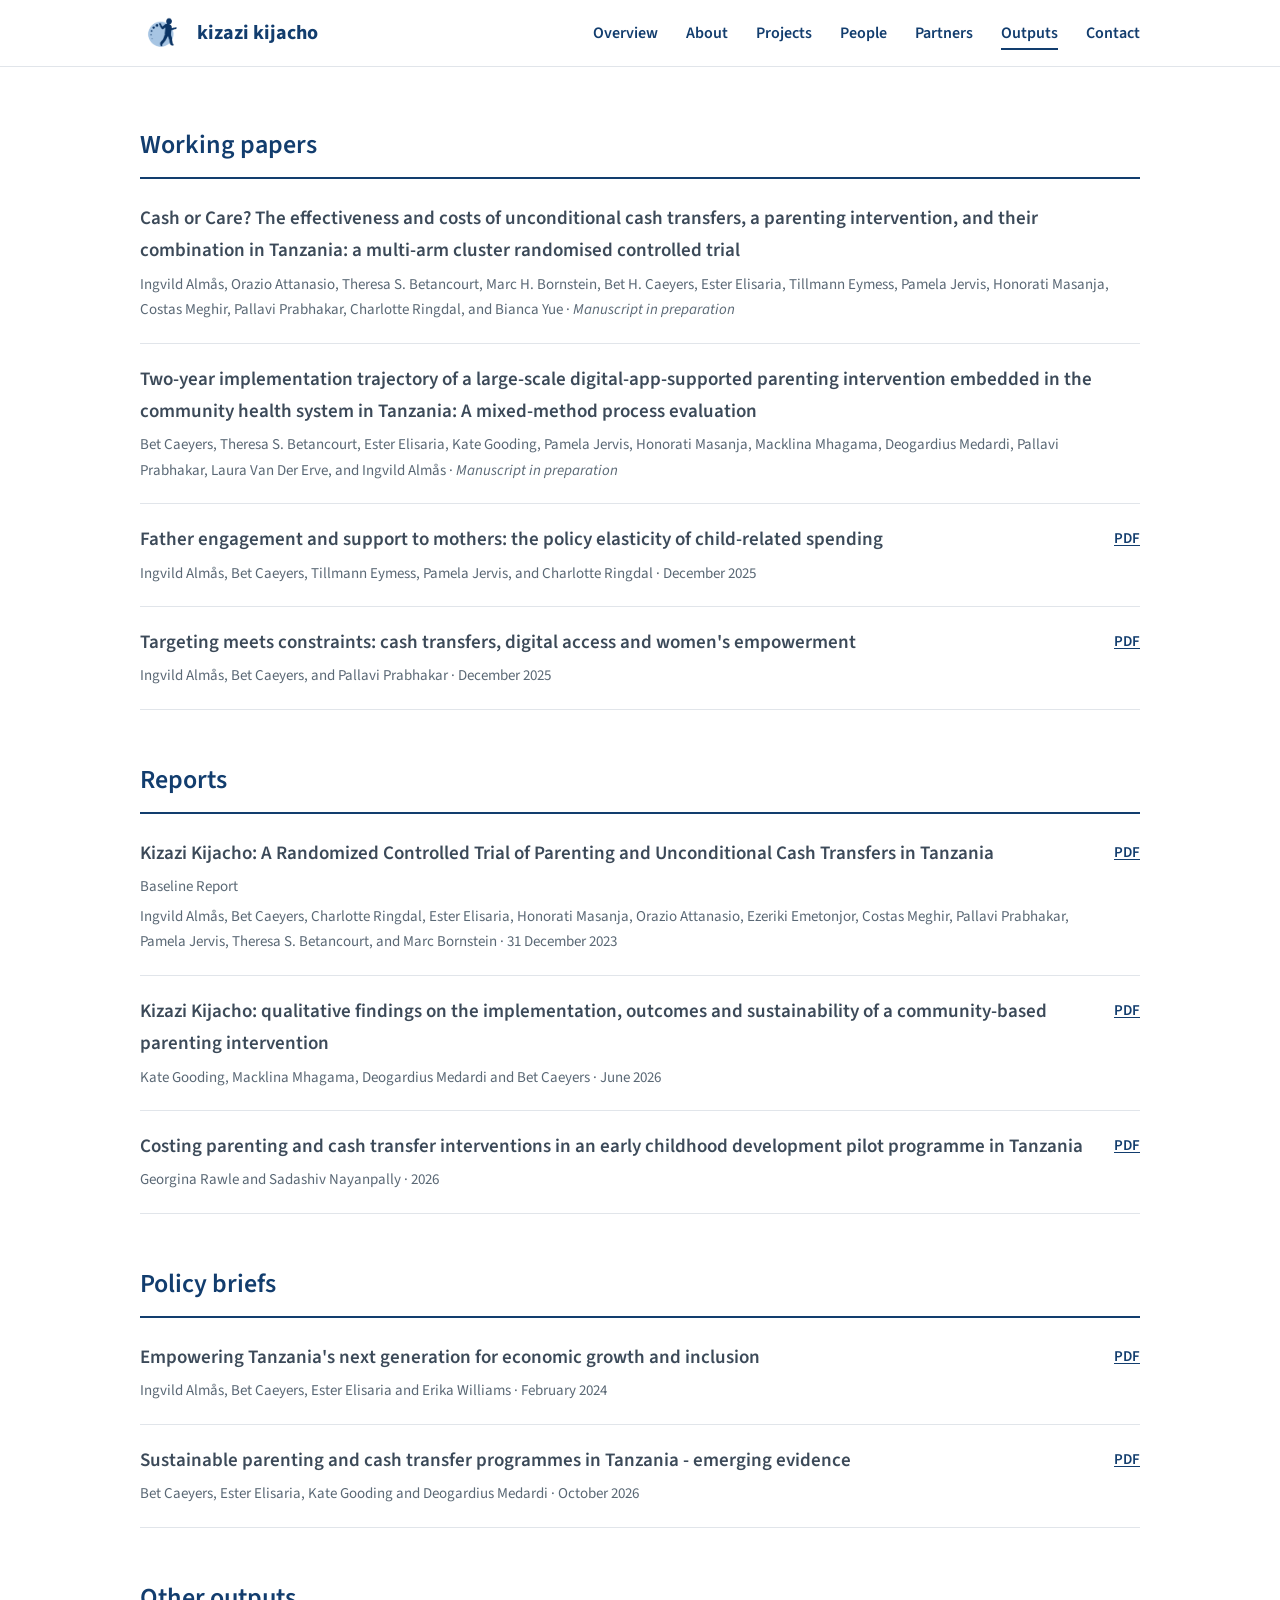
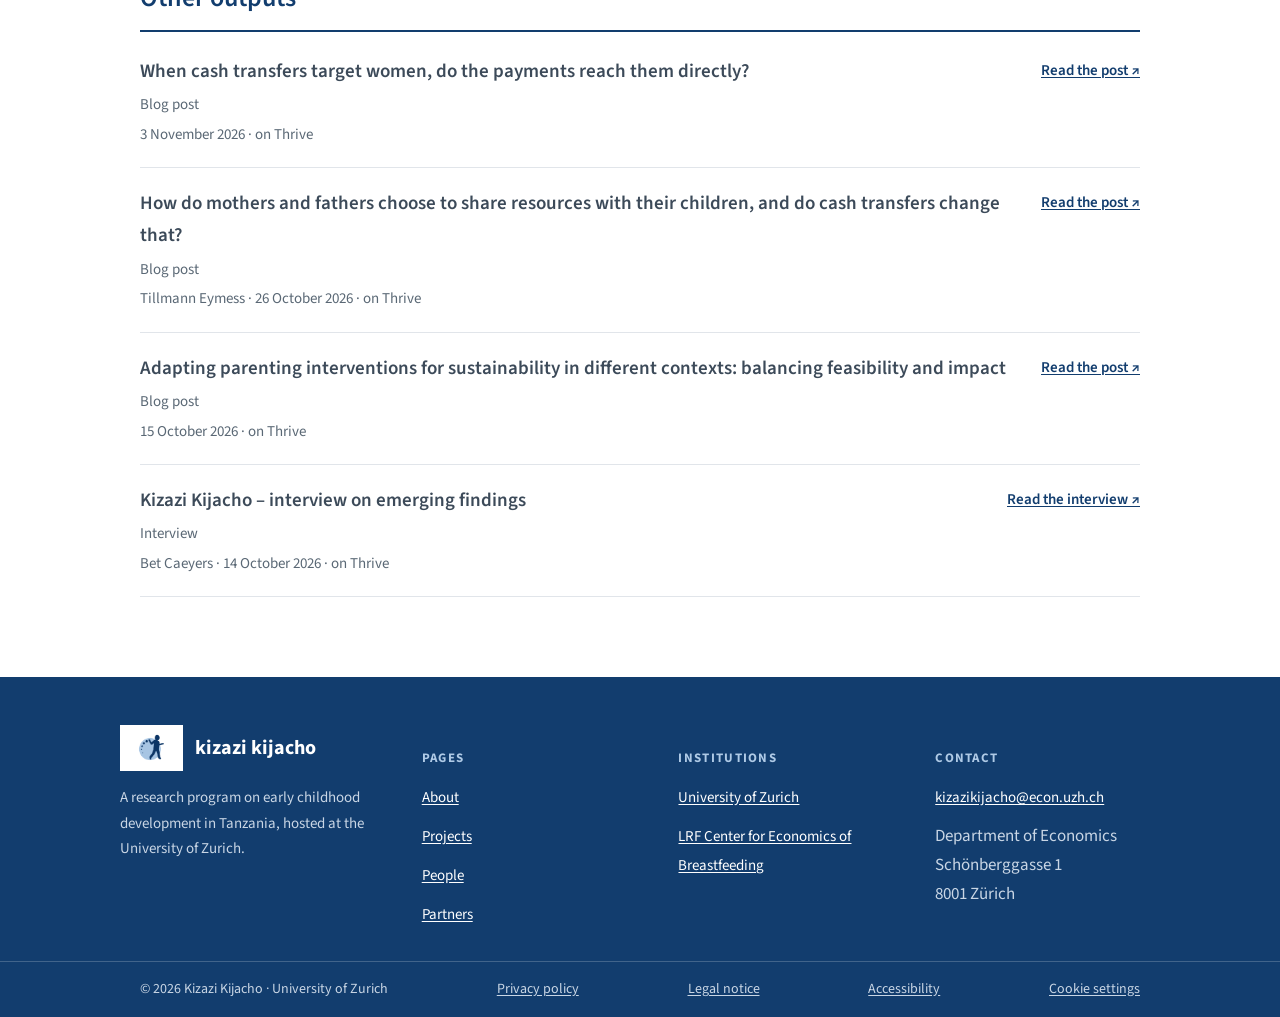
<file: outputs.html>
<!DOCTYPE html>
<html lang="en">
<head>
<meta charset="UTF-8">
<meta name="viewport" content="width=device-width, initial-scale=1.0">
<title>Outputs — Kizazi Kijacho</title>
<meta name="description" content="Papers, reports, briefs and other outputs, grouped by type, newest first.">
<link rel="preconnect" href="https://fonts.googleapis.com">
<link href="https://fonts.googleapis.com/css2?family=Source+Sans+3:wght@300;400;600;700&display=swap" rel="stylesheet">
<link rel="stylesheet" href="styles.css">
<link rel="icon" type="image/x-icon" href="assets/favicon.ico">
<link rel="icon" type="image/png" sizes="32x32" href="assets/favicon-32x32.png">
<link rel="icon" type="image/png" sizes="16x16" href="assets/favicon-16x16.png">
<link rel="apple-touch-icon" sizes="180x180" href="assets/apple-touch-icon.png">
</head>
<body>
<a class="skip-link" href="#main">Skip to main content</a>
<header class="site-header">
  <div class="content">
    <a class="brand" href="index.html">
      <img class="brand-icon" src="assets/kizazi-icon.png" alt=""><span class="brand-wordmark">kizazi kijacho</span>
    </a>
    <nav class="main-nav" aria-label="Primary">
      <ul>
        <li><a href="index.html">Overview</a></li>
        <li><a href="about.html">About</a></li>
        <li><a href="research.html">Projects</a></li>
        <li><a href="people.html">People</a></li>
        <li><a href="partners.html">Partners</a></li>
        <li><a href="outputs.html" aria-current="page">Outputs</a></li>
        <li><a href="contact.html">Contact</a></li>
      </ul>
    </nav>
  </div>
</header>

<main id="main">

  <section class="band-white">
    <div class="content">

      <div id="working-papers" style="margin-bottom:48px;">
        <p class="output-group-title">Working papers</p>
          <div class="output-row">
          <div>
            <h3>Cash or Care? The effectiveness and costs of unconditional cash transfers, a parenting intervention, and their combination in Tanzania: a multi-arm cluster randomised controlled trial</h3>
            <p class="meta">Ingvild Almås, Orazio Attanasio, Theresa S. Betancourt, Marc H. Bornstein, Bet H. Caeyers, Ester Elisaria, Tillmann Eymess, Pamela Jervis, Honorati Masanja, Costas Meghir, Pallavi Prabhakar, Charlotte Ringdal, and Bianca Yue · <em>Manuscript in preparation</em></p>
          </div>
        </div>
        <div class="output-row">
          <div>
            <h3>Two-year implementation trajectory of a large-scale digital-app-supported parenting intervention embedded in the community health system in Tanzania: A mixed-method process evaluation</h3>
            <p class="meta">Bet Caeyers, Theresa S. Betancourt, Ester Elisaria, Kate Gooding, Pamela Jervis, Honorati Masanja, Macklina Mhagama, Deogardius Medardi, Pallavi Prabhakar, Laura Van Der Erve, and Ingvild Almås · <em>Manuscript in preparation</em></p>
          </div>
        </div>
        <div class="output-row">
          <div>
            <h3>Father engagement and support to mothers: the policy elasticity of child-related spending</h3>
            <p class="meta">Ingvild Almås, Bet Caeyers, Tillmann Eymess, Pamela Jervis, and Charlotte Ringdal · December 2025</p>
          </div>
          <div class="output-links"><a href="assets/pdfs/father-engagement-support-mothers-2025.pdf" target="_blank" rel="noopener">PDF</a></div>
        </div>
        <div class="output-row">
          <div>
            <h3>Targeting meets constraints: cash transfers, digital access and women's empowerment</h3>
            <p class="meta">Ingvild Almås, Bet Caeyers, and Pallavi Prabhakar · December 2025</p>
          </div>
          <div class="output-links"><a href="assets/pdfs/targeting-meets-constraints-2025.pdf" target="_blank" rel="noopener">PDF</a></div>
        </div>
       </div>

       <div id="reports" style="margin-bottom:48px;">
        <p class="output-group-title">Reports</p>
         <div class="output-row">
          <div>
            <h3>Kizazi Kijacho: A Randomized Controlled Trial of Parenting and Unconditional Cash Transfers in Tanzania</h3>
            <p class="meta">Baseline Report</p>
            <p class="meta">Ingvild Almås, Bet Caeyers, Charlotte Ringdal, Ester Elisaria, Honorati Masanja, Orazio Attanasio, Ezeriki Emetonjor, Costas Meghir, Pallavi Prabhakar, Pamela Jervis, Theresa S. Betancourt, and Marc Bornstein · 31 December 2023</p>
          </div>
          <div class="output-links"><a href="assets/pdfs/kizazi-kijacho-design-baseline-findings-2024.pdf" target="_blank" rel="noopener">PDF</a></div>
        </div>
        <div class="output-row">
          <div>
            <h3>Kizazi Kijacho: qualitative findings on the implementation, outcomes and sustainability of a community-based parenting intervention</h3>
            <p class="meta">Kate Gooding, Macklina Mhagama, Deogardius Medardi and Bet Caeyers · June 2026</p>
          </div>
          <div class="output-links"><a href="assets/pdfs/kizazi-kijacho-qualitative-findings-2026.pdf" target="_blank" rel="noopener">PDF</a></div>
        </div>
        <div class="output-row">
          <div>
            <h3>Costing parenting and cash transfer interventions in an early childhood development pilot programme in Tanzania</h3>
            <p class="meta">Georgina Rawle and Sadashiv Nayanpally · 2026</p>
          </div>
          <div class="output-links"><a href="assets/pdfs/costing-parenting-cash-transfer-interventions-2026.pdf" target="_blank" rel="noopener">PDF</a></div>
        </div>
      </div>
      
      <div id="policy-briefs" style="margin-bottom:48px;">
        <p class="output-group-title">Policy briefs</p>
        <div class="output-row">
          <div>
            <h3>Empowering Tanzania's next generation for economic growth and inclusion</h3>
            <p class="meta">Ingvild Almås, Bet Caeyers, Ester Elisaria and Erika Williams · February 2024</p>
          </div>
          <div class="output-links"><a href="assets/pdfs/empowering-tanzania-next-generation-2024.pdf" target="_blank" rel="noopener">PDF</a></div>
        </div>
        <div class="output-row">
          <div>
            <h3>Sustainable parenting and cash transfer programmes in Tanzania - emerging evidence</h3>
            <p class="meta">Bet Caeyers, Ester Elisaria, Kate Gooding and Deogardius Medardi · October 2026</p>
          </div>
          <div class="output-links"><a href="assets/pdfs/Sustainable-parenting-cash-transfer-Tanzania-2026.pdf" target="_blank" rel="noopener">PDF</a></div>
        </div>
      </div>

      <div id="other-outputs" style="margin-bottom:24px;">
        <p class="output-group-title">Other outputs</p>
        <div class="output-row">
          <div>
            <h3>When cash transfers target women, do the payments reach them directly?</h3>
            <p class="meta">Blog post</p>
            <p class="meta">3 November 2026 · on Thrive</p>
          </div>
          <div class="output-links"><a href="https://thrivechildevidence.org/updates/when-cash-transfers-target-women-do-the-payments-reach-them-directly/" target="_blank" rel="noopener" aria-label="Read the post on Thrive (opens in a new tab)">Read the post ↗</a></div>
        </div>
        <div class="output-row">
          <div>
            <h3>How do mothers and fathers choose to share resources with their children, and do cash transfers change that?</h3>
            <p class="meta">Blog post</p>
            <p class="meta">Tillmann Eymess · 26 October 2026 · on Thrive</p>
          </div>
          <div class="output-links"><a href="https://thrivechildevidence.org/updates/how-do-mothers-and-fathers-choose-to-share-resources-with-their-children-and-do-cash-transfers-change-that/" target="_blank" rel="noopener" aria-label="Read the post on Thrive (opens in a new tab)">Read the post ↗</a></div>
        </div>
        <div class="output-row">
          <div>
            <h3>Adapting parenting interventions for sustainability in different contexts: balancing feasibility and impact</h3>
            <p class="meta">Blog post</p>
            <p class="meta">15 October 2026 · on Thrive</p>
          </div>
          <div class="output-links"><a href="https://thrivechildevidence.org/updates/adapting-parenting-interventions-for-sustainability-in-different-contexts-balancing-feasibility-and-impact/" target="_blank" rel="noopener" aria-label="Read the post on Thrive (opens in a new tab)">Read the post ↗</a></div>
        </div>
        <div class="output-row">
          <div>
            <h3>Kizazi Kijacho – interview on emerging findings</h3>
            <p class="meta">Interview</p>
            <p class="meta">Bet Caeyers · 14 October 2026 · on Thrive</p>
          </div>
          <div class="output-links"><a href="https://thrivechildevidence.org/updates/kizazi-kijacho-interview-on-emerging-findings/" target="_blank" rel="noopener" aria-label="Read the interview on Thrive (opens in a new tab)">Read the interview ↗</a></div>
        </div>
      </div>
    </div>
  </section>

</main>

<footer class="site-footer">
  <div class="content footer-main">
    <div>
      <div class="footer-brand">
                <div style="display:flex; align-items:center; gap:12px;">
          <div class="footer-logo-plate">
            <img class="brand-icon" src="assets/kizazi-icon.png" alt="">
          </div>
          <span class="brand-wordmark">kizazi kijacho</span>
        </div>
        <p class="footer-brand-text">A research program on early childhood development in Tanzania, hosted at the University of Zurich.</p>
      </div>
    </div>
    <div class="footer-col">
      <h5>Pages</h5>
      <ul>
        <li><a href="about.html">About</a></li>
        <li><a href="research.html">Projects</a></li>
        <li><a href="people.html">People</a></li>
        <li><a href="partners.html">Partners</a></li>
      </ul>
    </div>
    <div class="footer-col">
      <h5>Institutions</h5>
      <ul>
        <li><a href="https://www.econ.uzh.ch/en.html" target="_blank" rel="noopener">University of Zurich</a></li>
        <li><a href="https://lrfc.uzh.ch/en/index.html" target="_blank" rel="noopener">LRF Center for Economics of Breastfeeding</a></li>
      </ul>
    </div>
    <div class="footer-col">
      <h5>Contact</h5>
      <ul>
        <li><a href="mailto:kizazikijacho@econ.uzh.ch">kizazikijacho@econ.uzh.ch</a></li>
        <li style="color:#C9D6E5;">Department of Economics<br>Schönberggasse 1<br>8001 Zürich</li>
      </ul>
    </div>
  </div>
    <div class="footer-bottom">
    <div class="content">
      <span>© 2026 Kizazi Kijacho · University of Zurich</span>
      <a href="legal.html#privacy-policy">Privacy policy</a>
      <a href="legal.html#legal-notice">Legal notice</a>
      <a href="legal.html#accessibility">Accessibility</a>
      <a href="legal.html#cookie-settings">Cookie settings</a>
    </div>
  </div>
</footer>

<!-- Cloudflare Web Analytics --><script type='module' src='https://static.cloudflareinsights.com/beacon.min.js' data-cf-beacon='{"token": "03de18e79894430f8081f706c0448e3b"}'></script><!-- End Cloudflare Web Analytics -->
</body>
</html>
</file>
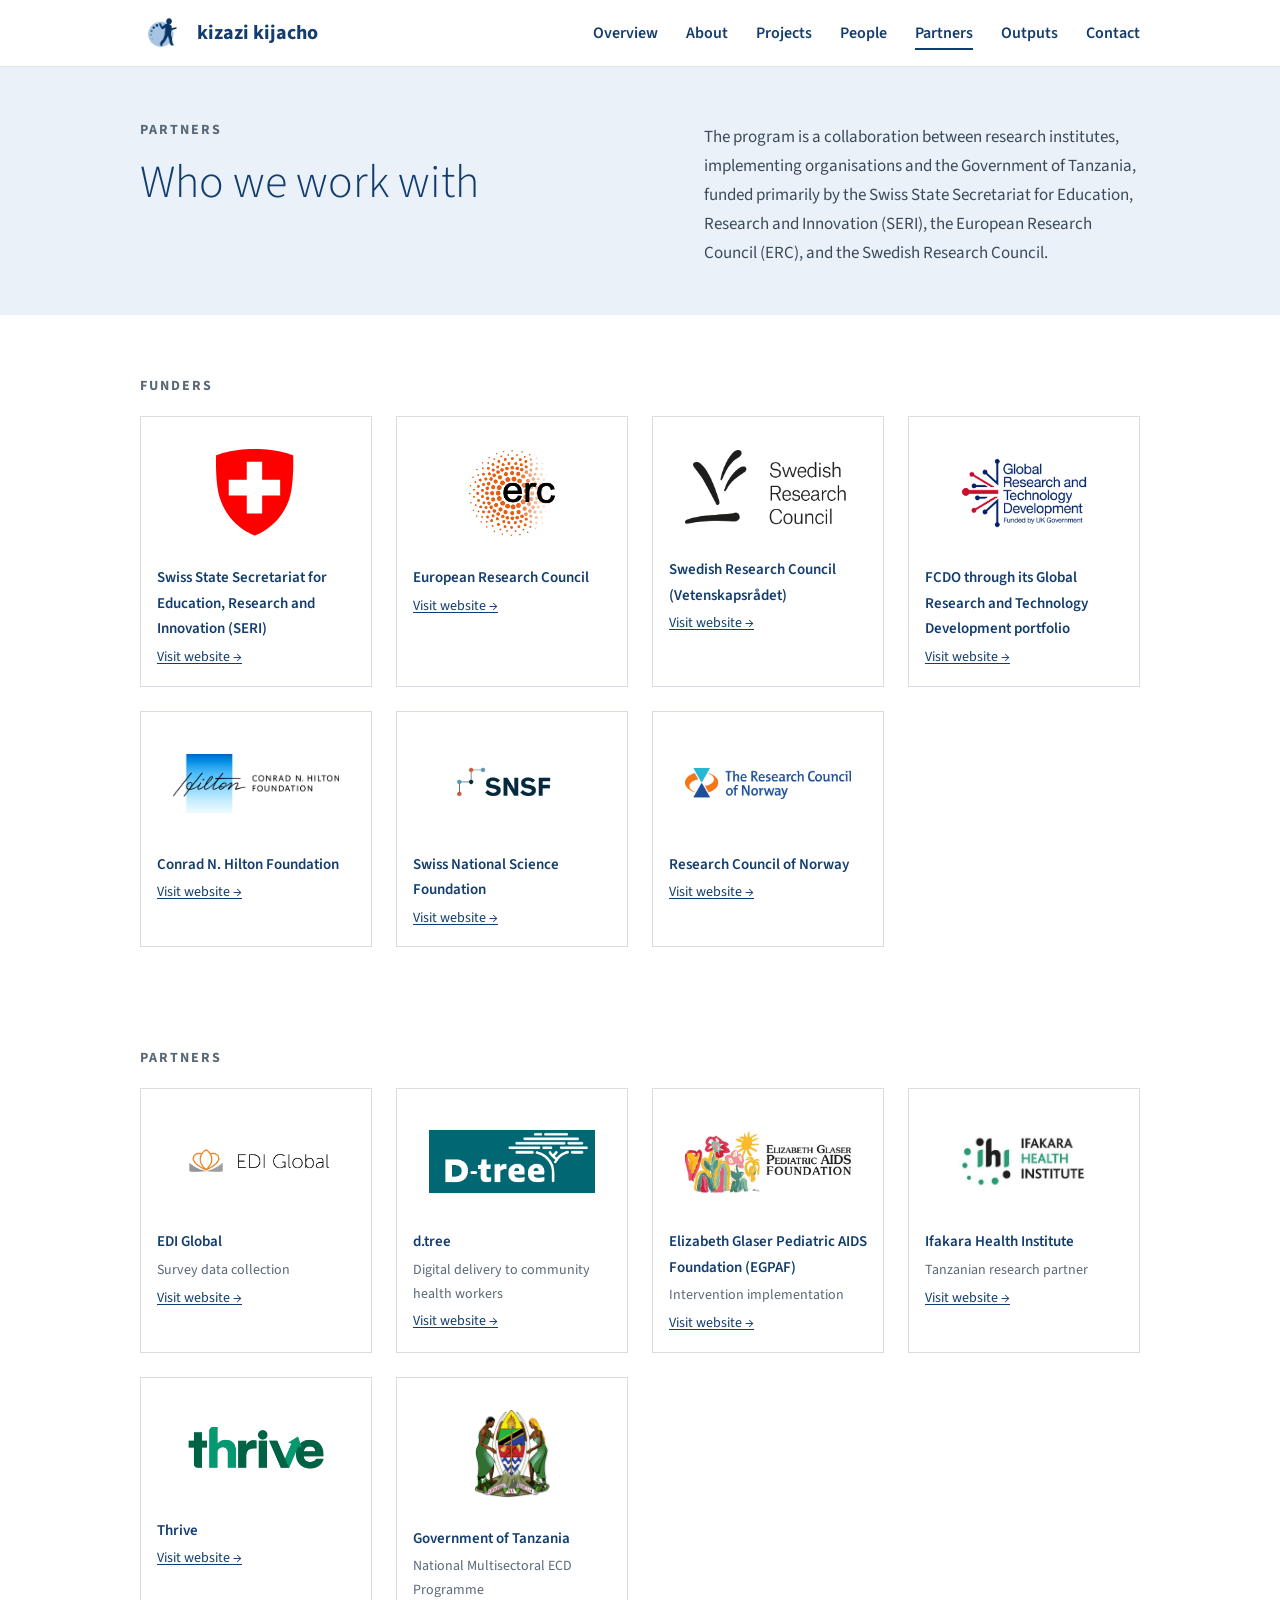
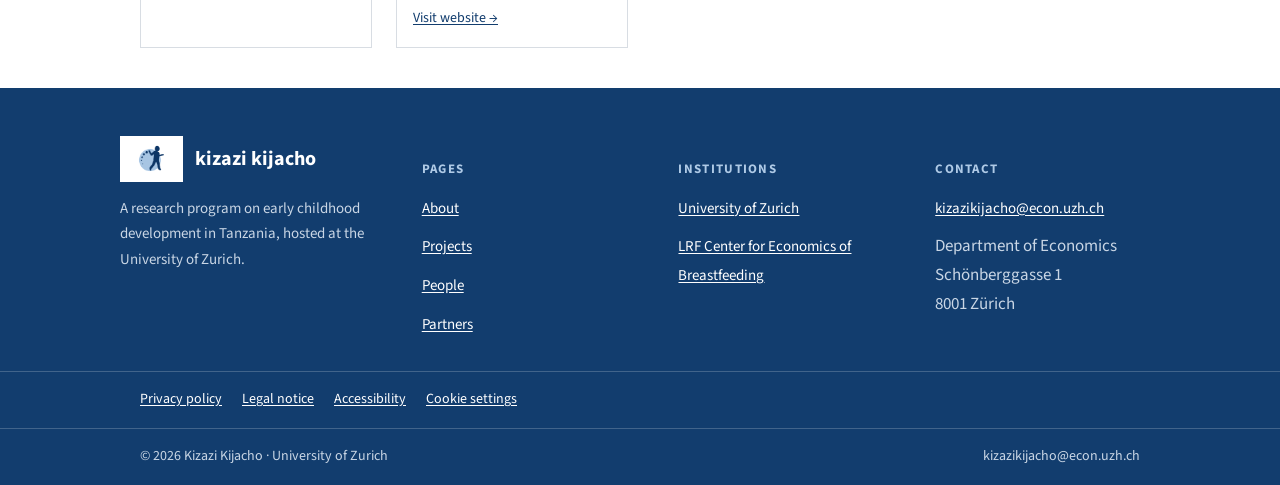
<file: partners.html>
<!DOCTYPE html>
<html lang="en">
<head>
<meta charset="UTF-8">
<meta name="viewport" content="width=device-width, initial-scale=1.0">
<title>Partners — Kizazi Kijacho</title>
<meta name="description" content="Who we work with — funders, research partners, and government and implementing partners.">
<link rel="preconnect" href="https://fonts.googleapis.com">
<link href="https://fonts.googleapis.com/css2?family=Source+Sans+3:wght@300;400;600;700&display=swap" rel="stylesheet">
<link rel="stylesheet" href="styles.css">
<link rel="icon" type="image/x-icon" href="assets/favicon.ico">
<link rel="icon" type="image/png" sizes="32x32" href="assets/favicon-32x32.png">
<link rel="icon" type="image/png" sizes="16x16" href="assets/favicon-16x16.png">
<link rel="apple-touch-icon" sizes="180x180" href="assets/apple-touch-icon.png">
</head>
<body>
<a class="skip-link" href="#main">Skip to main content</a>
<header class="site-header">
  <div class="content">
    <a class="brand" href="index.html">
      <img class="brand-icon" src="assets/kizazi-icon.png" alt=""><span class="brand-wordmark">kizazi kijacho</span>
    </a>
    <nav class="main-nav" aria-label="Primary">
      <ul>
        <li><a href="index.html">Overview</a></li>
        <li><a href="about.html">About</a></li>
        <li><a href="research.html">Projects</a></li>
        <li><a href="people.html">People</a></li>
        <li><a href="partners.html" aria-current="page">Partners</a></li>
        <li><a href="outputs.html">Outputs</a></li>
        <li><a href="contact.html">Contact</a></li>
      </ul>
    </nav>
  </div>
</header>

<main id="main">

  <section class="page-intro">
    <div class="content intro-grid">
      <div>
        <span class="label">Partners</span>
        <h1>Who we work with</h1>
      </div>
      <p style="padding-top:8px;">The program is a collaboration between research institutes, implementing organisations and the Government of Tanzania, funded primarily by the Swiss State Secretariat for Education, Research and Innovation (SERI), the European Research Council (ERC), and the Swedish Research Council.</p>
    </div>
  </section>

  <section class="band-white">
    <div class="content">
      <span class="label">Funders</span>
      <div class="grid-4" style="margin-top:16px;">
        <div class="partner-card logo-only">
          <div class="logo-img"><img src="assets/logos/funders/seri.svg" alt="Swiss State Secretariat for Education, Research and Innovation (SERI)"></div>
          <h4>Swiss State Secretariat for Education, Research and Innovation (SERI)</h4>
          <p><a href="https://www.sbfi.admin.ch/en" target="_blank" rel="noopener" style="font-size:14px;">Visit website →</a></p>
        </div>
        <div class="partner-card logo-only">
          <div class="logo-img"><img src="assets/logos/funders/erc.png" alt="European Research Council (ERC)"></div>
          <h4>European Research Council</h4>
          <p><a href="https://erc.europa.eu/homepage" target="_blank" rel="noopener" style="font-size:14px;">Visit website →</a></p>
        </div>
        <div class="partner-card logo-only">
          <div class="logo-img"><img src="assets/logos/funders/vr-swedish-research-council.png" alt="Swedish Research Council (Vetenskapsrådet)"></div>
          <h4>Swedish Research Council (Vetenskapsrådet)</h4>
          <p><a href="https://www.vr.se/english.html" target="_blank" rel="noopener" style="font-size:14px;">Visit website →</a></p>
        </div>
        <div class="partner-card logo-only">
  <div class="logo-img"><img src="assets/logos/funders/fcdo.jpg" alt="Global Research and Technology Development, funded by UK Government"></div>
  <h4>FCDO through its Global Research and Technology Development portfolio</h4>
  <p><a href="https://www.grtd.fcdo.gov.uk/" target="_blank" rel="noopener" style="font-size:14px;">Visit website →</a></p>
</div>
        <div class="partner-card logo-only">
          <div class="logo-img"><img src="assets/logos/funders/hilton-foundation.png" alt="Conrad N. Hilton Foundation"></div>
          <h4>Conrad N. Hilton Foundation</h4>
          <p><a href="https://www.hiltonfoundation.org/" target="_blank" rel="noopener" style="font-size:14px;">Visit website →</a></p>
        </div>
        <div class="partner-card logo-only">
          <div class="logo-img"><img src="assets/logos/funders/snsf.png" alt="Swiss National Science Foundation (SNSF)"></div>
          <h4>Swiss National Science Foundation</h4>
          <p><a href="https://www.snf.ch/en" target="_blank" rel="noopener" style="font-size:14px;">Visit website →</a></p>
        </div>
        <div class="partner-card logo-only">
          <div class="logo-img"><img src="assets/logos/funders/research-council-of-norway.png" alt="Research Council of Norway"></div>
          <h4>Research Council of Norway</h4>
          <p><a href="https://www.forskningsradet.no/en/" target="_blank" rel="noopener" style="font-size:14px;">Visit website →</a></p>
        </div>
      </div>
    </div>
  </section>

  <section class="band-white tight">
    <div class="content">
      <span class="label">Partners</span>
      <div class="grid-4" style="margin-top:16px;">
        <div class="partner-card logo-only">
          <div class="logo-img"><img src="assets/logos/partners/edi-global.png" alt="EDI Global"></div>
          <h4>EDI Global</h4>
          <p>Survey data collection</p>
          <p><a href="https://edi-global.com/" target="_blank" rel="noopener" style="font-size:14px;">Visit website →</a></p>
        </div>
        <div class="partner-card logo-only">
          <div class="logo-img"><img src="assets/logos/partners/dtree.png" alt="d.tree"></div>
          <h4>d.tree</h4>
          <p>Digital delivery to community health workers</p>
          <p><a href="https://www.d-tree.org/" target="_blank" rel="noopener" style="font-size:14px;">Visit website →</a></p>
        </div>
        <div class="partner-card logo-only">
          <div class="logo-img"><img src="assets/logos/partners/egpaf.jpeg" alt="Elizabeth Glaser Pediatric AIDS Foundation (EGPAF)"></div>
          <h4>Elizabeth Glaser Pediatric AIDS Foundation (EGPAF)</h4>
          <p>Intervention implementation</p>
          <p><a href="https://pedaids.org/" target="_blank" rel="noopener" style="font-size:14px;">Visit website →</a></p>
        </div>
        <div class="partner-card logo-only">
          <div class="logo-img"><img src="assets/logos/partners/ifakara.jpg" alt="Ifakara Health Institute"></div>
          <h4>Ifakara Health Institute</h4>
          <p>Tanzanian research partner</p>
          <p><a href="https://www.ihi.or.tz/en/" target="_blank" rel="noopener" style="font-size:14px;">Visit website →</a></p>
        </div>
        <div class="partner-card logo-only">
          <div class="logo-img"><img src="assets/logos/partners/thrive.png" alt="Thrive"></div>
          <h4>Thrive</h4>
          <p><a href="https://thrivechildevidence.org/" target="_blank" rel="noopener" style="font-size:14px;">Visit website →</a></p>
        </div>
        <div class="partner-card logo-only">
          <div class="logo-img"><img src="assets/logos/partners/government-of-tanzania.png" alt="Government of Tanzania"></div>
          <h4>Government of Tanzania</h4>
          <p>National Multisectoral ECD Programme</p>
          <p><a href="https://www.tanzania.go.tz/" target="_blank" rel="noopener" style="font-size:14px;">Visit website →</a></p>
        </div>
      </div>
    </div>
  </section>


</main>

<footer class="site-footer">
  <div class="content footer-main">
    <div>
      <div class="footer-brand">
        <div style="display:flex; align-items:center; gap:12px;">
          <div class="footer-logo-plate">
            <img class="brand-icon" src="assets/kizazi-icon.png" alt="">
          </div>
          <span class="brand-wordmark">kizazi kijacho</span>
        </div>
        <p class="footer-brand-text">A research program on early childhood development in Tanzania, hosted at the University of Zurich.</p>
      </div>
    </div>
    <div class="footer-col">
      <h5>Pages</h5>
      <ul>
        <li><a href="about.html">About</a></li>
        <li><a href="research.html">Projects</a></li>
        <li><a href="people.html">People</a></li>
        <li><a href="partners.html">Partners</a></li>
      </ul>
    </div>
    <div class="footer-col">
      <h5>Institutions</h5>
      <ul>
        <li><a href="https://www.econ.uzh.ch/en.html" target="_blank" rel="noopener">University of Zurich</a></li>
        <li><a href="https://lrfc.uzh.ch/en/index.html" target="_blank" rel="noopener">LRF Center for Economics of Breastfeeding</a></li>
      </ul>
    </div>
    <div class="footer-col">
      <h5>Contact</h5>
      <ul>
        <li><a href="mailto:kizazikijacho@econ.uzh.ch">kizazikijacho@econ.uzh.ch</a></li>
        <li style="color:#C9D6E5;">Department of Economics<br>Schönberggasse 1<br>8001 Zürich</li>
      </ul>
    </div>
  </div>
  <div class="footer-legal-row">
    <div class="content">
      <a href="legal.html#privacy-policy">Privacy policy</a>
      <a href="legal.html#legal-notice">Legal notice</a>
      <a href="legal.html#accessibility">Accessibility</a>
      <a href="legal.html#cookie-settings">Cookie settings</a>
    </div>
  </div>
  <div class="footer-bottom">
    <div class="content">
      <span>© 2026 Kizazi Kijacho · University of Zurich</span>
      <span>kizazikijacho@econ.uzh.ch</span>
    </div>
  </div>
</footer>

<!-- Cloudflare Web Analytics --><script type='module' src='https://static.cloudflareinsights.com/beacon.min.js' data-cf-beacon='{"token": "03de18e79894430f8081f706c0448e3b"}'></script><!-- End Cloudflare Web Analytics -->
</body>
</html>
</file>
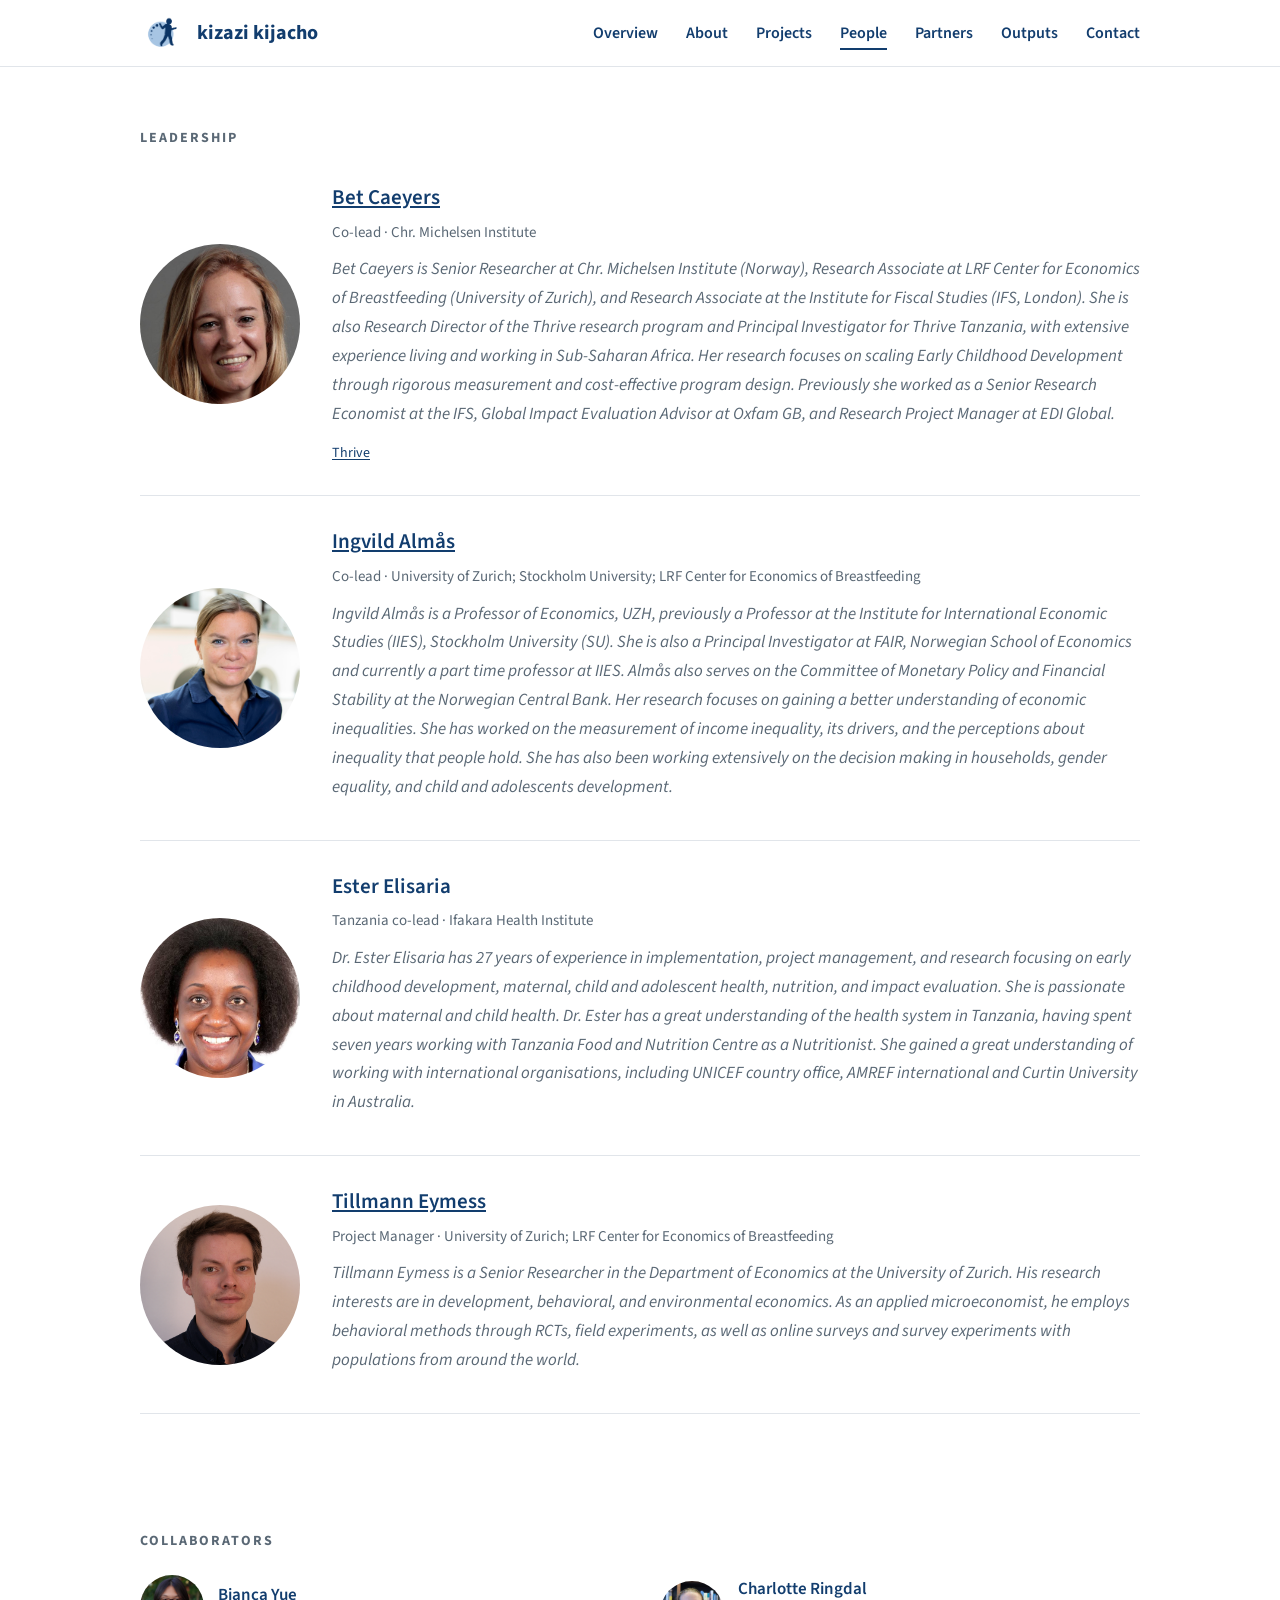
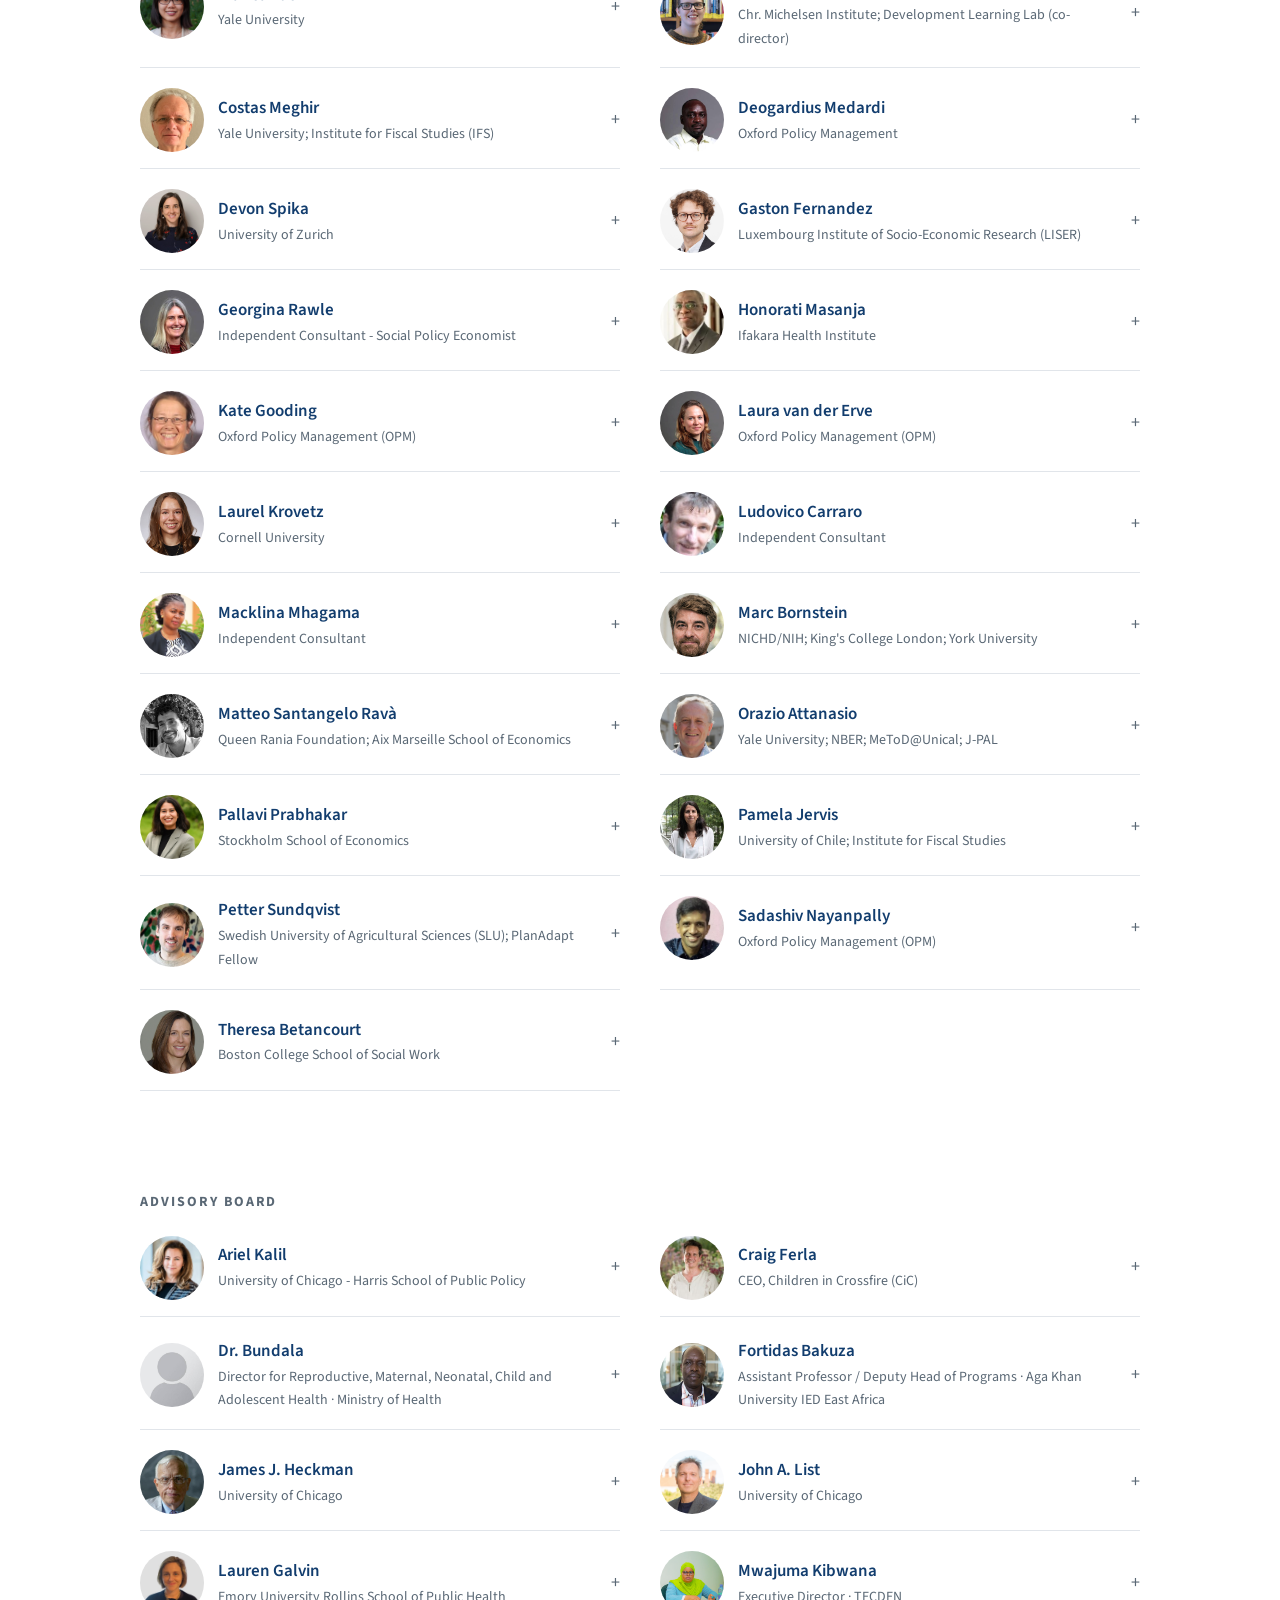
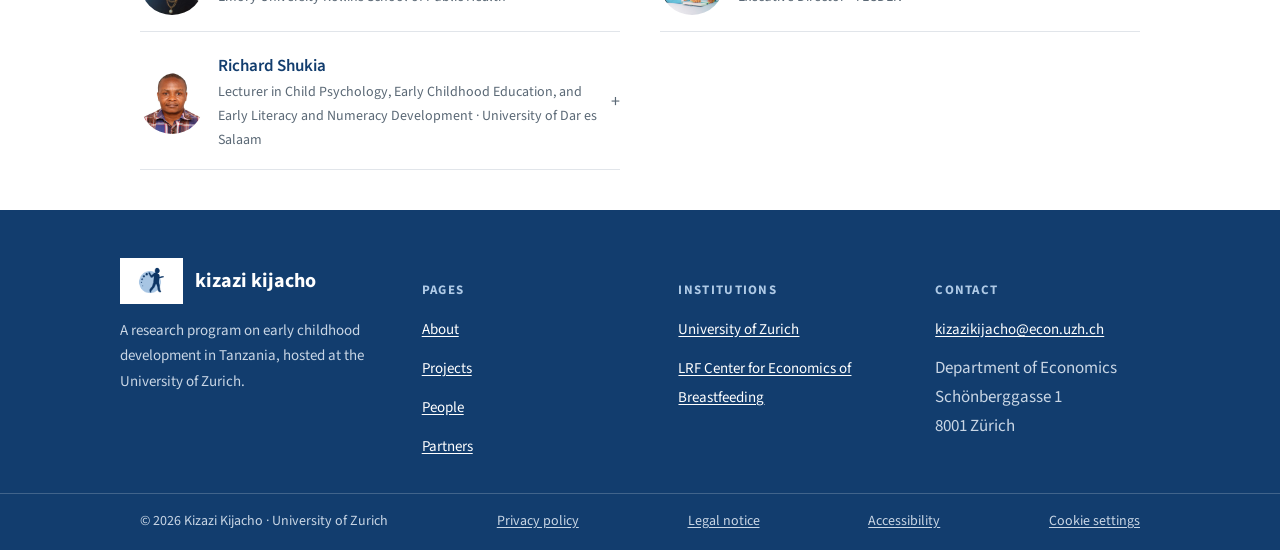
<file: people.html>
<!DOCTYPE html>
<html lang="en">
<head>
<meta charset="UTF-8">
<meta name="viewport" content="width=device-width, initial-scale=1.0">
<title>People — Kizazi Kijacho</title>
<meta name="description" content="Who we are — the leadership team and collaborators behind Kizazi Kijacho.">
<link rel="preconnect" href="https://fonts.googleapis.com">
<link href="https://fonts.googleapis.com/css2?family=Source+Sans+3:wght@300;400;600;700&display=swap" rel="stylesheet">
<link rel="stylesheet" href="styles.css">
<link rel="icon" type="image/x-icon" href="assets/favicon.ico">
<link rel="icon" type="image/png" sizes="32x32" href="assets/favicon-32x32.png">
<link rel="icon" type="image/png" sizes="16x16" href="assets/favicon-16x16.png">
<link rel="apple-touch-icon" sizes="180x180" href="assets/apple-touch-icon.png">
</head>
<body>
<a class="skip-link" href="#main">Skip to main content</a>
<header class="site-header">
  <div class="content">
    <a class="brand" href="index.html">
      <img class="brand-icon" src="assets/kizazi-icon.png" alt=""><span class="brand-wordmark">kizazi kijacho</span>
    </a>
    <nav class="main-nav" aria-label="Primary">
      <ul>
        <li><a href="index.html">Overview</a></li>
        <li><a href="about.html">About</a></li>
        <li><a href="research.html">Projects</a></li>
        <li><a href="people.html" aria-current="page">People</a></li>
        <li><a href="partners.html">Partners</a></li>
        <li><a href="outputs.html">Outputs</a></li>
        <li><a href="contact.html">Contact</a></li>
      </ul>
    </nav>
  </div>
</header>

<main id="main">

  <section class="band-white">
    <div class="content">
      <span class="label">Leadership</span>

      <div class="leader-row">
        <img class="portrait-photo" src="assets/photos/collaborators/Bet_Caeyers.jpg" alt="Bet Caeyers">
        <div>
          <h3><a href="https://www.cmi.no/staff/bet-caeyers" target="_blank" rel="noopener">Bet Caeyers</a></h3>
          <p class="leader-role">Co-lead · Chr. Michelsen Institute</p>
          <p class="leader-bio">Bet Caeyers is Senior Researcher at Chr. Michelsen Institute (Norway), Research Associate at LRF Center for Economics of Breastfeeding (University of Zurich), and Research Associate at the Institute for Fiscal Studies (IFS, London). She is also Research Director of the Thrive research program and Principal Investigator for Thrive Tanzania, with extensive experience living and working in Sub-Saharan Africa. Her research focuses on scaling Early Childhood Development through rigorous measurement and cost-effective program design. Previously she worked as a Senior Research Economist at the IFS, Global Impact Evaluation Advisor at Oxfam GB, and Research Project Manager at EDI Global.</p>
          <p class="collab-links"><a href="http://thrivechildevidence.org/" target="_blank" rel="noopener">Thrive</a></p>
        </div>
      </div>

      <div class="leader-row">
        <img class="portrait-photo" src="assets/photos/collaborators/Ingvild_Almas.jpg" alt="Ingvild Almås">
        <div>
          <h3><a href="https://sites.google.com/view/ingvild-almas/" target="_blank" rel="noopener">Ingvild Almås</a></h3>
          <p class="leader-role">Co-lead · University of Zurich; Stockholm University; LRF Center for Economics of Breastfeeding</p>
          <p class="leader-bio">Ingvild Almås is a Professor of Economics, UZH, previously a Professor at the Institute for International Economic Studies (IIES), Stockholm University (SU). She is also a Principal Investigator at FAIR, Norwegian School of Economics and currently a part time professor at IIES. Almås also serves on the Committee of Monetary Policy and Financial Stability at the Norwegian Central Bank.

Her research focuses on gaining a better understanding of economic inequalities. She has worked on the measurement of income inequality, its drivers, and the perceptions about inequality that people hold. She has also been working extensively on the decision making in households, gender equality, and child and adolescents development.</p>
        </div>
      </div>

      <div class="leader-row">
        <img class="portrait-photo" src="assets/photos/collaborators/Ester_Elisaria.jpg" alt="Ester Elisaria">
        <div>
          <h3>Ester Elisaria</h3>
          <p class="leader-role">Tanzania co-lead · Ifakara Health Institute</p>
          <p class="leader-bio">Dr. Ester Elisaria has 27 years of experience in implementation, project management, and research focusing on early childhood development, maternal, child and adolescent health, nutrition, and impact evaluation. She is passionate about maternal and child health. Dr. Ester has a great understanding of the health system in Tanzania, having spent seven years working with Tanzania Food and Nutrition Centre as a Nutritionist. She gained a great understanding of working with international organisations, including UNICEF country office, AMREF international and Curtin University in Australia.</p>
        </div>
      </div>

      <div class="leader-row">
        <img class="portrait-photo" src="assets/photos/collaborators/Tillmann_Eymess.jpg" alt="Tillmann Eymess">
        <div>
          <h3><a href="https://sites.google.com/view/tillmanneymess" target="_blank" rel="noopener">Tillmann Eymess</a></h3>
          <p class="leader-role">Project Manager · University of Zurich; LRF Center for Economics of Breastfeeding</p>
          <p class="leader-bio">Tillmann Eymess is a Senior Researcher in the Department of Economics at the University of Zurich. His research interests are in development, behavioral, and environmental economics.  As an applied microeconomist, he employs behavioral methods through RCTs, field experiments, as well as online surveys and survey experiments with populations from around the world.</p>
        </div>
      </div>
    </div>
  </section>

  <section class="band-white">
    <div class="content">
      <span class="label">Collaborators</span>

      <div class="collab-grid" style="margin-top:20px;">

        <details class="collab-cell">
          <summary>
            <img class="ph-mini" src="assets/photos/collaborators/Bianca_Yue.jpg" alt="Bianca Yue">
            <div><h4>Bianca Yue</h4><p class="inst">Yale University</p></div>
          </summary>
          <div class="collab-body">
            <p>Bio to be supplied.</p>
          </div>
        </details>

        <details class="collab-cell">
          <summary>
            <img class="ph-mini" src="assets/photos/collaborators/Charlotte_Ringdal.jpg" alt="Charlotte Ringdal">
            <div><h4>Charlotte Ringdal</h4><p class="inst">Chr. Michelsen Institute; Development Learning Lab (co-director)</p></div>
          </summary>
          <div class="collab-body">
            <p>Her research focuses on family economics — marital conflict, intimate partner violence, violence against children (including FGM), and intra-household resource allocation.</p>
            <p class="collab-links"><a href="https://sites.google.com/view/cringdal/home" target="_blank" rel="noopener">Personal site</a></p>
          </div>
        </details>

        <details class="collab-cell">
          <summary>
            <img class="ph-mini" src="assets/photos/collaborators/Costas_Meghir.jpg" alt="Costas Meghir">
            <div><h4>Costas Meghir</h4><p class="inst">Yale University; Institute for Fiscal Studies (IFS)</p></div>
          </summary>
          <div class="collab-body">
            <p>Douglas A. Warner III Professor of Economics at Yale University. His research spans human capital and early childhood development (ECD), informal labor markets, labor supply and welfare programs, the economics of the family, including marriage markets and intrahousehold allocation of resources.</p>
            <p class="collab-links"><a href="https://sites.google.com/yale.edu/costasmeghir/home" target="_blank" rel="noopener">Personal site</a></p>
          </div>
        </details>

        <details class="collab-cell">
          <summary>
            <img class="ph-mini" src="assets/photos/collaborators/Deogardius_Medardi.jpg" alt="Deogardius Medardi">
            <div><h4>Deogardius Medardi</h4><p class="inst">Oxford Policy Management</p></div>
          </summary>
          <div class="collab-body">
            <p>Deo Medardi is a Tanzania-based consultant in OPM's education practice, specialising in the management and delivery of education projects, with a focus on pre-primary, primary and secondary school education. He has over 15 years' multi-sectoral experience in research and evaluation planning, project management, training design, workshops, government engagement and qualitative interviews, and brings a multi-disciplinary approach to his work through his experience in the human development field, particularly on ECD, education, nutrition, and social protection projects.</p>
          </div>
        </details>

        <details class="collab-cell">
          <summary>
            <img class="ph-mini" src="assets/photos/collaborators/Devon_Spika.jpg" alt="Devon Spika">
            <div><h4>Devon Spika</h4><p class="inst">University of Zurich</p></div>
          </summary>
          <div class="collab-body">
            <p>Devon is a Postdoctoral Researcher at the University of Zurich. She obtained her PhD in May 2023 from Lund University in Sweden. 
Her interests lie at the intersection of health, gender, and child development. Her work focuses on how information, social norms, and decision-making within households influence health, cognitive, and socioeconomic outcomes for both children and their parents. She use field experiments and secondary data analysis to generate evidence that can inform public health and social policy.</p>
            <p class="collab-links"><a href="https://www.devonspika.com" target="_blank" rel="noopener">Personal site</a></p>
          </div>
        </details>
        
        <details class="collab-cell">
          <summary>
            <img class="ph-mini" src="assets/photos/collaborators/Gaston_Fernandez.jpg" alt="Gaston Fernandez">
            <div><h4>Gaston Fernandez</h4><p class="inst">Luxembourg Institute of Socio-Economic Research (LISER)</p></div>
          </summary>
          <div class="collab-body">
            <p>Gastón Fernandez is a Research Associate at the Luxembourg Institute of Socio-Economic Research (LISER). He earned his PhD in Economics from KU Leuven in 2025, and his research focuses on household economics, child development, and technological change and innovation.</p>
            <p class="collab-links"><a href="https://gaston-fernandez.github.io" target="_blank" rel="noopener">Personal site</a></p>
          </div>
        </details>

        <details class="collab-cell">
          <summary>
            <img class="ph-mini" src="assets/photos/collaborators/Georgina_Rawle.jpg" alt="Georgina Rawle">
            <div><h4>Georgina Rawle</h4><p class="inst"> Independent Consultant - Social Policy Economist</p></div>
          </summary>
          <div class="collab-body">
            <p>She is an economist with more than 20 years' experience of working on projects involving public finance for children, social sector planning and monitoring and evaluation. She has led multiple long-term projects in Tanzania involving large-scale field research, and is especially familiar with the education sector, including early learning provision. Georgina led the Kizazi Kijacho costing study.</p>
          </div>
        </details>

        <details class="collab-cell">
          <summary>
            <img class="ph-mini" src="assets/photos/collaborators/Honorati_Masanja.jpg" alt="Honorati Masanja">
            <div><h4>Honorati Masanja</h4><p class="inst">Ifakara Health Institute</p></div>
          </summary>
          <div class="collab-body">
            <p>Dr. Honorati Masanja is the former Chief Executive Director of the Ifakara Health Institute, having served in the position from 2016 to 2026. A statistician and epidemiologist by training, he holds a PhD in Epidemiology and has extensive experience in data management, clinical trials, research design, and the design and evaluation of large-scale maternal and child health programmes.</p>
          </div>
        </details>

        <details class="collab-cell">
          <summary>
            <img class="ph-mini" src="assets/photos/collaborators/Kate_Gooding.jpg" alt="Kate Gooding">
            <div><h4>Kate Gooding</h4><p class="inst">Oxford Policy Management (OPM)</p></div>
          </summary>
          <div class="collab-body">
            <p>Kate is a research and evaluation specialist with 25 years’ experience in international development and a PhD in global health research. She has particular expertise in qualitative methods and theory-driven evaluation. She has worked on a range of global health and social development topics, with a focus on health system strengthening and community health in southern Africa. Kate was the qualitative research lead on the Kizazi Kijacho project.</p>
          </div>
        </details>

        <details class="collab-cell">
          <summary>
            <img class="ph-mini" src="assets/photos/collaborators/Laura_van_der_Erve.jpg" alt="Laura van der Erve">
            <div><h4>Laura van der Erve</h4><p class="inst">Oxford Policy Management (OPM)</p></div>
          </summary>
          <div class="collab-body">
            <p>Laura brings extensive experience in (quasi-)experimental methods, the analysis of survey and large administrative data, and effectively communicating academic research findings to policymakers. She leads the quantitative process evaluation of Kizazi Kijacho and supports the ECD Centre models and pre-and-postnatal conditions projects in Tanzania, Sierra Leone and Bangladesh. Dr. Van Der Erve also acts as the Country Lead for Sierra Leone.</p>
          </div>
        </details>

        <details class="collab-cell">
          <summary>
            <img class="ph-mini" src="assets/photos/collaborators/Laurel_Krovetz.jpg" alt="Laurel Krovetz">
            <div><h4>Laurel Krovetz</h4><p class="inst">Cornell University</p></div>
          </summary>
          <div class="collab-body">
            <p>Laurel is currently a PhD student in Applied Economics and Management at Cornell University. Her research interests include nutrition, food security, and consumption smoothing.</p>
          </div>
        </details>

        <details class="collab-cell">
          <summary>
            <img class="ph-mini" src="assets/photos/collaborators/Ludovico_Carraro.jpg" alt="Ludovico Carraro">
            <div><h4>Ludovico Carraro</h4><p class="inst">Independent Consultant</p></div>
          </summary>
          <div class="collab-body">
            <p>Dr Ludovico Carraro is an independent consultant with more than 25 years of experience in development and specialises in welfare/distributional analysis and social protection. He has provided technical assistance and advice in the design and implementation of many social protection programmes in Asia, Africa and Eastern Europe. Ludovico also worked with many statistical offices in the measurement of poverty, generating poverty profiles and looking at social exclusion and overlapping deprivations.</p>
          </div>
        </details>

        <details class="collab-cell">
          <summary>
            <img class="ph-mini" src="assets/photos/collaborators/Macklina_Mhagama.jpg" alt="Macklina Mhagama">
            <div><h4>Macklina Mhagama</h4><p class="inst">Independent Consultant</p></div>
          </summary>
          <div class="collab-body">
            <p>Macklina is an independent consultant with years of experience in both quantitative and qualitative research, specialising in generating high-quality qualitative insights to support informed, evidence-based decision-making. She has contributed to research projects in early childhood development, health-sector strategic planning, adolescent health, family planning, youth employment and entrepreneurship, and poverty alleviation, for organisations such as Oxford Policy Management, USAID, WHO, UNFPA, CREMES International, AMREF, Ifakara Health Institute, and REPOA.</p>
          </div>
        </details>

        <details class="collab-cell">
          <summary>
            <img class="ph-mini" src="assets/photos/collaborators/Marc_Bornstein.jpg" alt="Marc Bornstein">
            <div><h4>Marc Bornstein</h4><p class="inst">NICHD/NIH; King's College London; York University</p></div>
          </summary>
          <div class="collab-body">
            <p>Marc H. Bornstein is Senior Investigator and Head of Child and Family Research at NICHD, with past faculty positions at Princeton and NYU and appointments at institutions across more than a dozen countries. He is President-elect of the SRCD, Editor Emeritus of Child Development, and founding Editor of Parenting: Science and Practice, and consults widely for governments, foundations, and organizations including UNICEF. His extensive published work spans developmental, comparative, and cultural science, as well as neuroscience, pediatrics, and aesthetics.</p>
            <p class="collab-links"><a href="https://www.yorku.ca/lamarsh/marc-bornstein/" target="_blank" rel="noopener">More</a></p>
          </div>
        </details>

        <details class="collab-cell">
          <summary>
            <img class="ph-mini" src="assets/photos/collaborators/Matteo_Santangelo_Rava.jpg" alt="Matteo Santangelo Ravà">
            <div><h4>Matteo Santangelo Ravà</h4><p class="inst">Queen Rania Foundation; Aix Marseille School of Economics</p></div>
          </summary>
          <div class="collab-body">
            <p>Matteo is a behavioral development economist with a decade of experience in public policy research and evaluation across high- and low-income settings, focused on education, health, and child protection — particularly early childhood development and behavioral science. Currently at the Queen Rania Foundation and pursuing a PhD in Economics at Aix-Marseille School of Economics, researching how behavioral insights can strengthen caregiver engagement and early learning outcomes. A former ODI Fellow and Health Economist at Zanzibar's Ministry of Health, with field experience leading research and program implementation in Zanzibar, Côte d'Ivoire, Jordan, and the Philippines.</p>
            <p class="collab-links"><a href="https://sites.google.com/view/matteosantangelorava/home" target="_blank" rel="noopener">Personal site</a></p>
          </div>
        </details>

        <details class="collab-cell">
          <summary>
            <img class="ph-mini" src="assets/photos/collaborators/Orazio_Attanasio.jpg" alt="Orazio Attanasio">
            <div><h4>Orazio Attanasio</h4><p class="inst">Yale University; NBER; MeToD@Unical; J-PAL</p></div>
          </summary>
          <div class="collab-body">
            <p>Orazio Attanasio is the Cowles Professor of Economics at Yale University. His research spans household consumption and risk-sharing, early childhood development, and the evaluation of policy interventions in developing countries, including major conditional cash transfer and early-years programs across Mexico, Colombia, India, and Ghana.</p>
          </div>
        </details>

        <details class="collab-cell">
          <summary>
            <img class="ph-mini" src="assets/photos/collaborators/Pallavi_Prabhakar.jpg" alt="Pallavi Prabhakar">
            <div><h4>Pallavi Prabhakar</h4><p class="inst">Stockholm School of Economics</p></div>
          </summary>
          <div class="collab-body">
            <p>Pallavi Prabhakar is a Postdoctoral Research Fellow in the Department of Economics at the Stockholm School of Economics (SSE), with research affiliations at the LRF Center for Economics of Breastfeeding at the University of Zurich and the BRAC Institute of Governance and Development (BIGD). She completed her PhD in Economics at the Norwegian School of Economics (NHH), where she was affiliated with FAIR. Pallavi has previously worked with BRAC in Uganda and Oxford Policy Management in India. Her research focuses on how economic frictions at the government and household levels shape the effectiveness of public programmes, with a particular interest in how policies can be designed and implemented more effectively.</p>
            <p class="collab-links"><a href="https://www.pallavi.wiki" target="_blank" rel="noopener">Personal site</a></p>
          </div>
        </details>

        <details class="collab-cell">
          <summary>
            <img class="ph-mini" src="assets/photos/collaborators/Pamela_Jervis.jpg" alt="Pamela Jervis">
            <div><h4>Pamela Jervis</h4><p class="inst">University of Chile; Institute for Fiscal Studies</p></div>
          </summary>
          <div class="collab-body">
            <p>Pamela earned her PhD in Economics at UCL (2016) and was a postdoc at IFS's Centre for the Evaluation of Development Policies (EDePo). Her work covers household behaviour, human capital accumulation, and policy evaluation.</p>
            <p class="collab-links"><a href="https://pamjervis.wixsite.com/home" target="_blank" rel="noopener">Personal site</a></p>
          </div>
        </details> 

        <details class="collab-cell">
          <summary>
            <img class="ph-mini" src="assets/photos/collaborators/Petter_Sundqvist.jpg" alt="Petter Sundqvist">
            <div><h4>Petter Sundqvist</h4><p class="inst">Swedish University of Agricultural Sciences (SLU); PlanAdapt Fellow</p></div>
          </summary>
          <div class="collab-body">
            <p>Petter has years of experience in research and project implementation in developing countries, mainly acquired in Sub-Saharan Africa and Eastern Europe. As a researcher, he has worked on projects covering climate change vulnerability; armed conflicts and environmental risks; urbanization and maternal health; land governance; and early childhood development. This research has been produced for a range of audiences including local policy-makers, humanitarian actors, academics and international institutions.</p>
          </div>
        </details>
        
        <details class="collab-cell">
          <summary>
            <img class="ph-mini" src="assets/photos/collaborators/Sadashiv_Nayanpally.jpg" alt="Sadashiv Nayanpally">
            <div><h4>Sadashiv Nayanpally</h4><p class="inst">Oxford Policy Management (OPM)</p></div>
          </summary>
          <div class="collab-body">
            <p>Sadashiv Nayanpally is a consultant at Oxford Policy Management (OPM). He has over 10 years' experience in education and international development. He has extensive experience in providing technical assistance in education sector financing and planning in India and Tanzania. He is also experienced in using quantitative methods and participatory action research. Sadashiv will lead ECD finance and systems, and also supports the costing study design, analysis and reporting.</p>
          </div>
        </details>

        <details class="collab-cell">
          <summary>
            <img class="ph-mini" src="assets/photos/collaborators/Theresa_Betancourt.jpg" alt="Theresa Betancourt">
            <div><h4>Theresa Betancourt</h4><p class="inst">Boston College School of Social Work</p></div>
          </summary>
          <div class="collab-body">
            <p>Theresa S. Betancourt is the Salem Professor in Global Practice at the Boston College School of Social Work and Director of the Research Program on Children and Adversity, focusing on resilience, mental health, and development in children facing conflict, poverty, and displacement. She leads several major longitudinal and intervention studies, including a long-running study of war-affected youth in Sierra Leone that produced the Youth Readiness Intervention, and Sugira Muryango, a father-engaged early childhood home-visiting program in Rwanda now scaling with support from the LEGO Foundation. Her work has been published widely in leading journals and profiled in outlets including the New Yorker, National Geographic, and CNN.</p>
            <p class="collab-links"><a href="https://www.bc.edu/bc-web/schools/ssw/faculty/faculty-directory/theresa-betancourt.html" target="_blank" rel="noopener">More</a></p>
          </div>
        </details>

      </div>
    </div>
  </section>

  <section class="band-white tight">
    <div class="content">
      <span class="label">Advisory Board</span>
      <div class="collab-grid" style="margin-top:20px;">
        <details class="collab-cell">
          <summary>
            <img class="ph-mini" src="assets/photos/collaborators/Ariel_Kalil.jpg" alt="Ariel Kalil">
            <div><h4>Ariel Kalil</h4><p class="inst">University of Chicago - Harris School of Public Policy</p></div>
          </summary>
          <div class="collab-body">
            <p>Ariel Kalil is the Daniel Levin Professor at the University of Chicago Harris School of Public Policy, where she directs the Center for Human Potential and Public Policy and co-directs the Behavioral Insights and Parenting Lab. She is a developmental psychologist who studies economic conditions, parenting, and child development. She has held visiting appointments at the University of Stavanger School of Business and Law and at NHH the Norwegian School of Economics. She is currently an Associate Investigator at the Australian Research Council Centre of Excellence for Children and Families Over the Life Course. At the Behavioral Insights and Parenting Lab, she draws on insights from behavioral economics and neuroscience to design and experimentally test technology-based interventions to strengthen parental engagement and child skill development in low-income families.</p>
          </div>
        </details>
        <details class="collab-cell">
          <summary>
            <img class="ph-mini" src="assets/photos/collaborators/craig_ferla.jpg" alt="Craig Ferla">
            <div><h4>Craig Ferla</h4><p class="inst">CEO, Children in Crossfire (CiC)</p></div>
          </summary>
          <div class="collab-body">
            <p>Bio to be supplied.</p>
          </div>
        </details>

        <details class="collab-cell">
          <summary>
            <img class="ph-mini" src="assets/photos/collaborators/placeholder-headshot.png" alt="Dr. Bundala">
            <div><h4>Dr. Bundala</h4><p class="inst">Director for Reproductive, Maternal, Neonatal, Child and Adolescent Health · Ministry of Health</p></div>
          </summary>
          <div class="collab-body">
            <p>Bio to be supplied.</p>
          </div>
        </details>

        <details class="collab-cell">
          <summary>
            <img class="ph-mini" src="assets/photos/collaborators/fortidas_bakuza.jpg" alt="Fortidas Bakuza">
            <div><h4>Fortidas Bakuza</h4><p class="inst">Assistant Professor / Deputy Head of Programs · Aga Khan University IED East Africa</p></div>
          </summary>
          <div class="collab-body">
            <p>Dr. Fortidas Bakuza is Assistant Professor and Deputy Head of Programmes at the Aga Khan University's Institute for Educational Development, East Africa, where he has taught since 2014, specializing in early childhood education, teacher education, and education leadership and policy.</p>
          </div>
        </details>

        <details class="collab-cell">
          <summary>
            <img class="ph-mini" src="assets/photos/collaborators/James_Heckman.jpg" alt="James J. Heckman">
            <div><h4>James J. Heckman</h4><p class="inst">University of Chicago</p></div>
          </summary>
          <div class="collab-body">
            <p>James J. Heckman is the Henry Schultz Distinguished Service Professor of Economics and Public Policy at the University of Chicago and Director of the Center for the Economics of Human Development, where his research addresses inequality, social mobility, discrimination, and skill formation through economically interpretable empirical methods. His current work spans early childhood interventions in the U.S. and China, preference and trait measurement among Chinese children, social mobility comparisons between Denmark and the U.S., and the role of family versus neighborhood in shaping life outcomes. He won the 2000 Nobel Prize in Economics for his work on microeconometrics and causal policy evaluation, among numerous other honors including the John Bates Clark Medal, and has been at Chicago since 1973.</p>
          </div>
        </details>
        
        <details class="collab-cell">
          <summary>
            <img class="ph-mini" src="assets/photos/collaborators/John_List.jpg" alt="John A. List">
            <div><h4>John A. List</h4><p class="inst">University of Chicago</p></div>
          </summary>
          <div class="collab-body">
            <p>John A. List is the Kenneth C. Griffin Distinguished Service Professor in Economics at the University of Chicago and Director of the Becker Friedman Institute for Economics, where he has been since 2005. His research uses field experiments to address both positive and normative questions in microeconomics, work recognized with numerous honors including the Klein, Bernoulli, and Kenneth Arrow Prizes. He has served on the White House Council of Economic Advisers, holds fellowships at the NBER, IZA, and RFF among others, and is Editor of the Journal of Political Economy and JPE: Microeconomics.</p>
          </div>
        </details>
        
        <details class="collab-cell">
          <summary>
            <img class="ph-mini" src="assets/photos/collaborators/Lauren_Galvin.jpg" alt="Lauren Galvin">
            <div><h4>Lauren Galvin</h4><p class="inst">Emory University Rollins School of Public Health</p></div>
          </summary>
          <div class="collab-body">
            <p>Lauren Galvin is a public health and nutrition consultant based in Kigali, Rwanda, and a Doctor of Public Health student in Implementation and Evaluation Science at Emory University’s Rollins School of Public Health. She has more than 15 years of international experience spanning maternal, newborn, child, and adolescent health and nutrition; gender equality; early childhood development; and monitoring, evaluation, and learning. Most recently, she worked with UNICEF Headquarters as a Programme Specialist in Gender and Nutrition, supporting programs across sub-Saharan Africa. She previously co-led the implementation of the Engaging Fathers for Effective Child Nutrition and Development in Tanzania study, which examined the effects of engaging fathers and combining nutrition and parenting interventions on early childhood development outcomes. Her interests include implementation fidelity, program adaptation, scale-up, and translating evidence into sustainable policy and practice.</p>
          </div>
        </details>

        <details class="collab-cell">
          <summary>
            <img class="ph-mini" src="assets/photos/collaborators/mwajuma_Kibwana.jpg" alt="Mwajuma Kibwana">
            <div><h4>Mwajuma Kibwana</h4><p class="inst">Executive Director · TECDEN</p></div>
          </summary>
          <div class="collab-body">
            <p>Mwajuma Kibwana (M.A. in Development Studies) is the Executive Director of the Tanzania Early Childhood Development Network (TECDEN), a national network advancing early childhood development (ECD) through coordination, advocacy, evidence generation, capacity strengthening, and partnership building. She brings over 18 years of professional experience in early childhood development, HIV/AIDS, governance, gender equality, women and youth empowerment.

Since January 2021, Mwajuma has provided strategic leadership to TECDEN, supporting the organization’s growth, strengthening its institutional capacity, and advancing its role as a key non-state actor in Tanzania’s ECD ecosystem. Her work focuses on strengthening multisectoral collaboration, influencing policy and practice through evidence, mobilizing resources, and promoting inclusive and equitable approaches to ECD.

She has extensive experience working with government institutions, development partners, civil society organizations, and national and regional ECD networks to advance policies and programmes that enable children to develop and reach their full potential.</p>
          </div>
        </details>

        <details class="collab-cell">
          <summary>
            <img class="ph-mini" src="assets/photos/collaborators/richard_shukia.jpg" alt="Richard Shukia">
            <div><h4>Richard Shukia</h4><p class="inst">Lecturer in Child Psychology, Early Childhood Education, and Early Literacy and Numeracy Development · University of Dar es Salaam</p></div>
          </summary>
          <div class="collab-body">
            <p>Richard Yesaya Shukia is a Senior Lecturer, consultant and researcher at the University of Dar es Salaam with more than 15 years of experience in child psychology, early childhood development, curriculum reform, teacher education and teacher professional development. He has served as a national technical expert supporting MoEST and PO-RALG, including engagement in pre-primary education curriculum review and evaluations of Teacher Continuous Professional Development (TCPD) initiatives across pilot districts.

He was a member of the Tanzania research team for RISE – Research on Improving Systems of Education from 2016 to 2022 and is more recently engaged with the What Works Hub for Global Education as part of the Tanzania team. He also served on the National Technical Team for Tanzania Development Vision 2050.

Dr Shukia further serves as a Board Member of the Montessori Community of Tanzania and Board Chair of the LearnImpact Initiative. His work centres on education research, policy, programme evaluation, curriculum and training design, and the use of evidence to strengthen education planning and reform..</p>
          </div>
        </details>

      </div>
    </div>
  </section>

</main>

<footer class="site-footer">
  <div class="content footer-main">
    <div>
      <div class="footer-brand">
                <div style="display:flex; align-items:center; gap:12px;">
          <div class="footer-logo-plate">
            <img class="brand-icon" src="assets/kizazi-icon.png" alt="">
          </div>
          <span class="brand-wordmark">kizazi kijacho</span>
        </div>
        <p class="footer-brand-text">A research program on early childhood development in Tanzania, hosted at the University of Zurich.</p>
      </div>
    </div>
    <div class="footer-col">
      <h5>Pages</h5>
      <ul>
        <li><a href="about.html">About</a></li>
        <li><a href="research.html">Projects</a></li>
        <li><a href="people.html">People</a></li>
        <li><a href="partners.html">Partners</a></li>
      </ul>
    </div>
    <div class="footer-col">
      <h5>Institutions</h5>
      <ul>
        <li><a href="https://www.econ.uzh.ch/en.html" target="_blank" rel="noopener">University of Zurich</a></li>
        <li><a href="https://lrfc.uzh.ch/en/index.html" target="_blank" rel="noopener">LRF Center for Economics of Breastfeeding</a></li>
      </ul>
    </div>
    <div class="footer-col">
      <h5>Contact</h5>
      <ul>
        <li><a href="mailto:kizazikijacho@econ.uzh.ch">kizazikijacho@econ.uzh.ch</a></li>
        <li style="color:#C9D6E5;">Department of Economics<br>Schönberggasse 1<br>8001 Zürich</li>
      </ul>
    </div>
  </div>
    <div class="footer-bottom">
    <div class="content">
      <span>© 2026 Kizazi Kijacho · University of Zurich</span>
      <a href="legal.html#privacy-policy">Privacy policy</a>
      <a href="legal.html#legal-notice">Legal notice</a>
      <a href="legal.html#accessibility">Accessibility</a>
      <a href="legal.html#cookie-settings">Cookie settings</a>
    </div>
  </div>
</footer>

<!-- Cloudflare Web Analytics --><script type='module' src='https://static.cloudflareinsights.com/beacon.min.js' data-cf-beacon='{"token": "03de18e79894430f8081f706c0448e3b"}'></script><!-- End Cloudflare Web Analytics -->
</body>
</html>
</file>
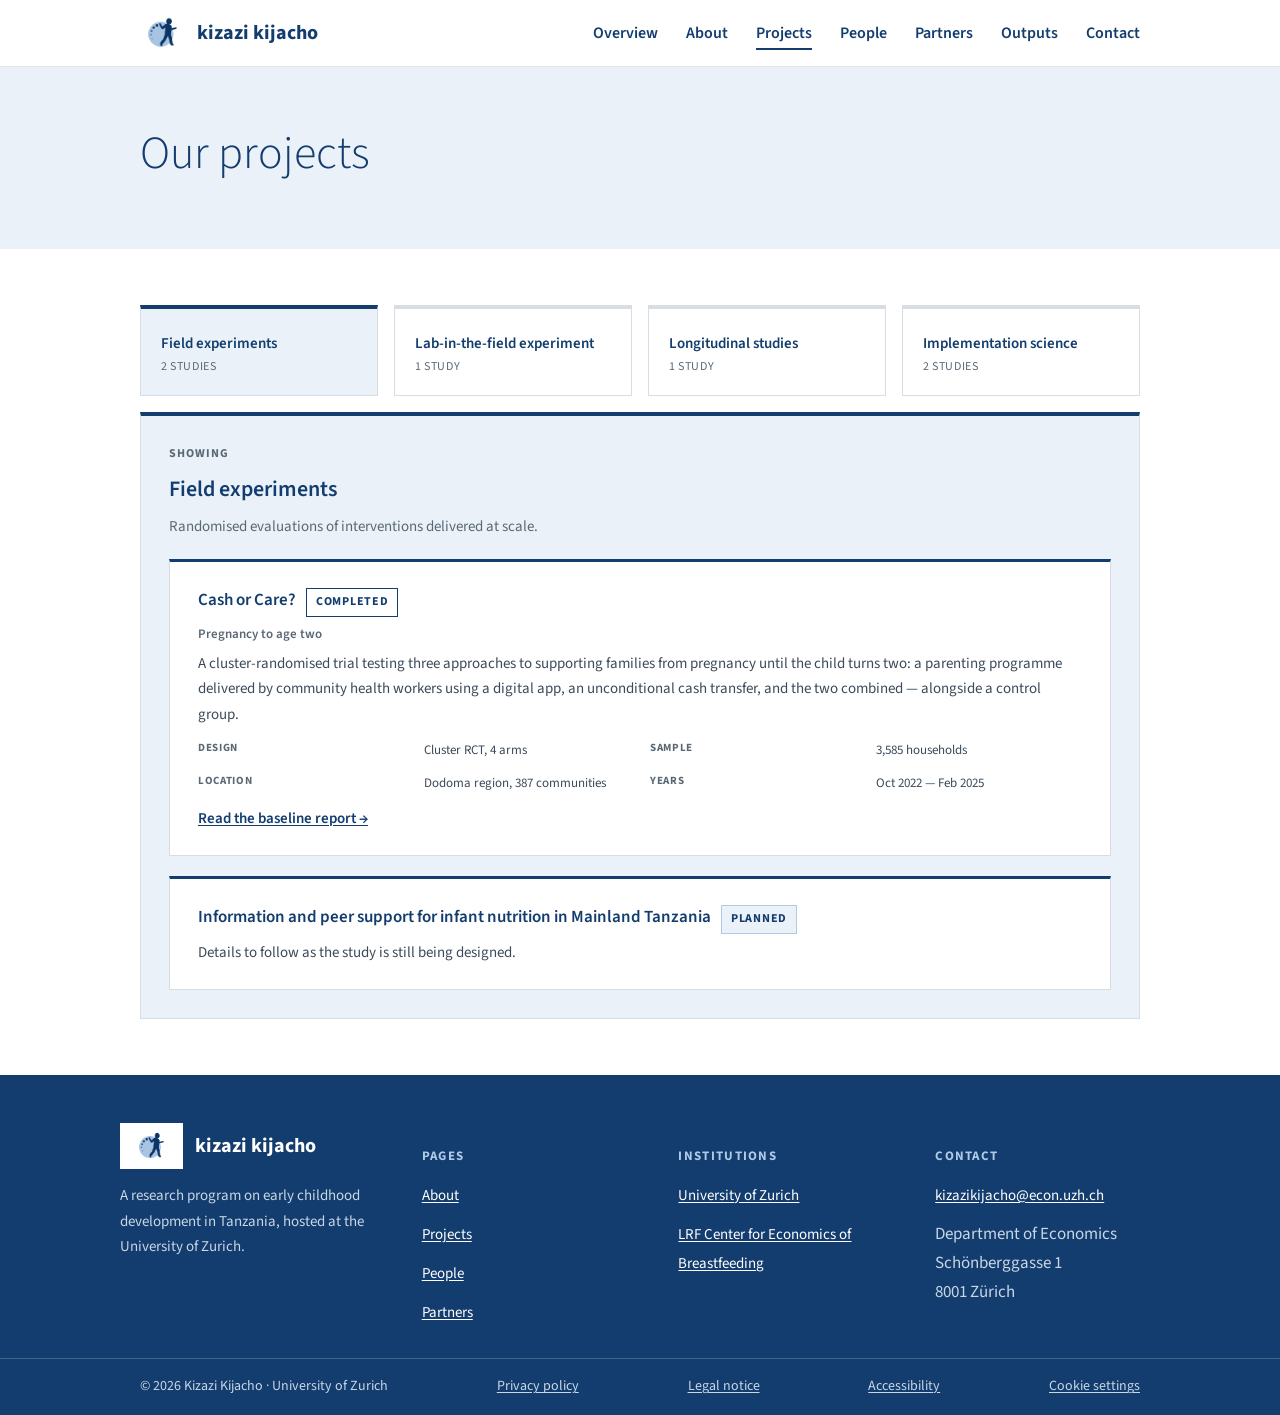
<file: research.html>
<!DOCTYPE html>
<html lang="en">
<head>
<meta charset="UTF-8">
<meta name="viewport" content="width=device-width, initial-scale=1.0">
<title>Projects — Kizazi Kijacho</title>
<meta name="description" content="Our projects, grouped by research method.">
<link rel="preconnect" href="https://fonts.googleapis.com">
<link href="https://fonts.googleapis.com/css2?family=Source+Sans+3:wght@300;400;600;700&display=swap" rel="stylesheet">
<link rel="stylesheet" href="styles.css">
<link rel="icon" type="image/x-icon" href="assets/favicon.ico">
<link rel="icon" type="image/png" sizes="32x32" href="assets/favicon-32x32.png">
<link rel="icon" type="image/png" sizes="16x16" href="assets/favicon-16x16.png">
<link rel="apple-touch-icon" sizes="180x180" href="assets/apple-touch-icon.png">
</head>
<body>
<a class="skip-link" href="#main">Skip to main content</a>
<header class="site-header">
  <div class="content">
    <a class="brand" href="index.html">
      <img class="brand-icon" src="assets/kizazi-icon.png" alt=""><span class="brand-wordmark">kizazi kijacho</span>
    </a>
    <nav class="main-nav" aria-label="Primary">
      <ul>
        <li><a href="index.html">Overview</a></li>
        <li><a href="about.html">About</a></li>
        <li><a href="research.html" aria-current="page">Projects</a></li>
        <li><a href="people.html">People</a></li>
        <li><a href="partners.html">Partners</a></li>
        <li><a href="outputs.html">Outputs</a></li>
        <li><a href="contact.html">Contact</a></li>
      </ul>
    </nav>
  </div>
</header>

<main id="main">

  <section class="page-intro">
    <div class="content intro-grid">
      <div>
        <h1>Our projects</h1>
      </div>
    </div>
  </section>

  <section class="band-white">
    <div class="content">

      <div class="pillar-grid">
        <button class="pillar-card is-active" data-pillar="field" type="button">
          <div class="pillar-card-title">Field experiments</div>
          <div class="pillar-card-count">2 studies</div>
        </button>
        <button class="pillar-card" data-pillar="lab" type="button">
          <div class="pillar-card-title">Lab-in-the-field experiment</div>
          <div class="pillar-card-count">1 study</div>
        </button>
        <button class="pillar-card" data-pillar="longitudinal" type="button">
          <div class="pillar-card-title">Longitudinal studies</div>
          <div class="pillar-card-count">1 study</div>
        </button>
        <button class="pillar-card" data-pillar="implementation" type="button">
          <div class="pillar-card-title">Implementation science</div>
          <div class="pillar-card-count">2 studies</div>
        </button>
      </div>

      <div class="expand-panel">
        <div class="expand-panel-label">Showing</div>

        <!-- FIELD EXPERIMENTS -->
        <div class="pillar-panel-content is-visible" id="panel-field">
          <h3>Field experiments</h3>
          <p class="expand-panel-desc">Randomised evaluations of interventions delivered at scale.</p>

          <div class="pillar-item">
            <div class="pillar-item-head">
              <span class="pillar-item-title">Cash or Care?</span>
              <span class="chip chip-complete">Completed</span>
            </div>
            <div class="pillar-item-subtitle">Pregnancy to age two</div>
            <p>A cluster-randomised trial testing three approaches to supporting families from pregnancy until the child turns two: a parenting programme delivered by community health workers using a digital app, an unconditional cash transfer, and the two combined — alongside a control group.</p>
            <dl class="pillar-item-facts">
              <dt>Design</dt><dd>Cluster RCT, 4 arms</dd>
              <dt>Sample</dt><dd>3,585 households</dd>
              <dt>Location</dt><dd>Dodoma region, 387 communities</dd>
              <dt>Years</dt><dd>Oct 2022 — Feb 2025</dd>
            </dl>
            <p class="pillar-item-link"><a href="assets/pdfs/kizazi-kijacho-design-baseline-findings-2024.pdf" target="_blank" rel="noopener">Read the baseline report →</a></p>
          </div>

          <div class="pillar-item">
            <div class="pillar-item-head">
              <span class="pillar-item-title">Information and peer support for infant nutrition in Mainland Tanzania</span>
              <span class="chip chip-planned">Planned</span>
            </div>
            <p>Details to follow as the study is still being designed.</p>
          </div>
        </div>

        <!-- LAB-IN-THE-FIELD -->
        <div class="pillar-panel-content" id="panel-lab">
          <h3>Lab-in-the-field experiment</h3>
          <p class="expand-panel-desc">Measuring preferences, constraints and decision-making.</p>

          <div class="pillar-item">
            <div class="pillar-item-head">
              <span class="pillar-item-title">Father engagement and support to mothers: the policy elasticity of child-related spending</span>
              <span class="chip chip-complete">Completed</span>
            </div>
            <p>A lab-in-the-field allocation experiment where parents divide an endowment between themselves, their spouse, and their child, used to study how support to parents affects intra-household decisions about spending on children.</p>
            <dl class="pillar-item-facts">
              <dt>Design</dt><dd>Lab-in-the-field, embedded in an RCT</dd>
              <dt>Sample</dt><dd>1,330 parents of children under 2</dd>
              <dt>Location</dt><dd>Dodoma region</dd>
              <dt>Years</dt><dd>2024</dd>
            </dl>
            <p class="pillar-item-link"><a href="assets/pdfs/father-engagement-support-mothers-2025.pdf" target="_blank" rel="noopener">Read the working paper →</a></p>
          </div>
        </div>

        <!-- LONGITUDINAL -->
        <div class="pillar-panel-content" id="panel-longitudinal">
          <h3>Longitudinal studies</h3>
          <p class="expand-panel-desc">Following the same children and households over time.</p>

          <div class="pillar-item">
            <div class="pillar-item-head">
              <span class="pillar-item-title">Nationally representative longitudinal study</span>
              <span class="chip chip-planned">Planned</span>
            </div>
            <p>A planned study following a nationally representative new cohort of children from pregnancy over time to better understand early child development in a low resource setting.</p>
          </div>
        </div>

        <!-- IMPLEMENTATION SCIENCE -->
        <div class="pillar-panel-content" id="panel-implementation">
          <h3>Implementation science</h3>
          <p class="expand-panel-desc">Studies on the delivery, cost and sustainability of early childhood interventions.</p>

          <div class="pillar-item">
            <div class="pillar-item-head">
              <span class="pillar-item-title">Implementation and sustainability of the Kizazi Kijacho trial parenting intervention</span>
              <span class="chip chip-complete">Complete</span>
            </div>
            <p>Mixed-method research combining a process evaluation (forthcoming), an endline evaluation, and a sustainability/scale-up study conducted 9–12 months after programme support ended. Evaluates what worked well and less well in terms of intervention delivery in practice, how (and why) the interventions changed caregiving practice, and what helped or hindered community health workers' delivery.</p>
            <dl class="pillar-item-facts">
              <dt>Design</dt><dd>Mixed-method</dd>
              <dt>Sample</dt><dd>Quantitative data from 1,491 families participating in a Kizazi Kijacho parenting intervention, plus qualitative interviews and focus group discussions with a smaller sub-set of key stakeholders</dd>
              <dt>Location</dt><dd>Dodoma region</dd>
              <dt>Years</dt><dd>2022 — 2026</dd>
            </dl>
            <p class="pillar-item-link"><a href="assets/pdfs/kizazi-kijacho-qualitative-findings-2026.pdf" target="_blank" rel="noopener">Read the report →</a></p>
          </div>

          <div class="pillar-item">
            <div class="pillar-item-head">
              <span class="pillar-item-title">Costing parenting and cash transfer interventions in an early childhood development pilot programme in Tanzania</span>
              <span class="chip chip-complete">Complete</span>
            </div>
            <p>A costing study estimating the resources required to deliver the parenting and cash-transfer interventions under the Kizazi Kijacho NGO-supported delivery model, examining the main cost drivers, how the cost burden is distributed among funding sources, and the incremental cost compared to existing services — to help inform decisions about future scale-up.</p>
            <dl class="pillar-item-facts">
              <dt>Design</dt><dd>Costing study, societal perspective</dd>
              <dt>Sample</dt><dd>All Phase 1 Kizazi Kijacho intervention arms</dd>
              <dt>Location</dt><dd>Dodoma region</dd>
              <dt>Years</dt><dd>2021 — 2024</dd>
            </dl>
            <p class="pillar-item-link"><a href="assets/pdfs/costing-parenting-cash-transfer-interventions-2026.pdf" target="_blank" rel="noopener">Read the report →</a></p>
          </div>
        </div>

      </div>


    </div>
  </section>

</main>

<footer class="site-footer">
  <div class="content footer-main">
    <div>
      <div class="footer-brand">
        <div style="display:flex; align-items:center; gap:12px;">
          <div class="footer-logo-plate">
            <img class="brand-icon" src="assets/kizazi-icon.png" alt="">
          </div>
          <span class="brand-wordmark">kizazi kijacho</span>
        </div>
        <p class="footer-brand-text">A research program on early childhood development in Tanzania, hosted at the University of Zurich.</p>
      </div>
    </div>
    <div class="footer-col">
      <h5>Pages</h5>
      <ul>
        <li><a href="about.html">About</a></li>
        <li><a href="research.html">Projects</a></li>
        <li><a href="people.html">People</a></li>
        <li><a href="partners.html">Partners</a></li>
      </ul>
    </div>
    <div class="footer-col">
      <h5>Institutions</h5>
      <ul>
        <li><a href="https://www.econ.uzh.ch/en.html" target="_blank" rel="noopener">University of Zurich</a></li>
        <li><a href="https://lrfc.uzh.ch/en/index.html" target="_blank" rel="noopener">LRF Center for Economics of Breastfeeding</a></li>
      </ul>
    </div>
    <div class="footer-col">
      <h5>Contact</h5>
      <ul>
        <li><a href="mailto:kizazikijacho@econ.uzh.ch">kizazikijacho@econ.uzh.ch</a></li>
        <li style="color:#C9D6E5;">Department of Economics<br>Schönberggasse 1<br>8001 Zürich</li>
      </ul>
    </div>
  </div>
  <div class="footer-bottom">
    <div class="content">
      <span>© 2026 Kizazi Kijacho · University of Zurich</span>
      <a href="legal.html#privacy-policy">Privacy policy</a>
      <a href="legal.html#legal-notice">Legal notice</a>
      <a href="legal.html#accessibility">Accessibility</a>
      <a href="legal.html#cookie-settings">Cookie settings</a>
    </div>
  </div>
</footer>

<script>
  var pillarCards = document.querySelectorAll(".pillar-card");
  var pillarPanels = document.querySelectorAll(".pillar-panel-content");

  pillarCards.forEach(function (card) {
    card.addEventListener("click", function () {
      var target = card.getAttribute("data-pillar");

      pillarCards.forEach(function (c) { c.classList.remove("is-active"); });
      card.classList.add("is-active");

      pillarPanels.forEach(function (p) { p.classList.remove("is-visible"); });
      document.getElementById("panel-" + target).classList.add("is-visible");
    });
  });

  // Open a specific pillar directly when linked with ?pillar=field / lab / longitudinal / implementation
  var params = new URLSearchParams(window.location.search);
  var requested = params.get("pillar");
  var requestedCard = requested ? document.querySelector('.pillar-card[data-pillar="' + requested + '"]') : null;
  if (requestedCard) {
    requestedCard.click();
  }
</script>

<!-- Cloudflare Web Analytics --><script type='module' src='https://static.cloudflareinsights.com/beacon.min.js' data-cf-beacon='{"token": "03de18e79894430f8081f706c0448e3b"}'></script><!-- End Cloudflare Web Analytics -->
</body>
</html>
</file>
<file: styles.css>
/* ==========================================================================
   Kizazi Kijacho — shared stylesheet
   Design system per site mockup: one typeface (Source Sans), four
   background bands (white / pale blue / warm grey / navy), square corners
   throughout, colour drawn from the KK logo.
   ========================================================================== */

:root {
  /* Colour */
  --navy: #123D6E;
  --light-blue: #AFCAE6;
  --pale-band: #EAF1F8;
  --body-text: #3C4A59;
  --secondary-text: #5A6875;
  --warm-grey: #F5F6F7;
  --dashed-bg: #F7FAFD;
  --dashed-border: #AFCAE6;
  --divider: #E1E5EA;
  --card-border: #D8DDE3;
  --uzh-blue: #0028A5;
  --white: #FFFFFF;

  /* Layout */
  --content-width: 1040px;
  --page-pad: 20px;
}

* { box-sizing: border-box; }

html {
  scroll-behavior: smooth;
}

@media (prefers-reduced-motion: reduce) {
  html { scroll-behavior: auto; }
  * { animation-duration: 0.001ms !important; animation-iteration-count: 1 !important; transition-duration: 0.001ms !important; }
}

body {
  margin: 0;
  font-family: "Source Sans 3", "Source Sans Pro", -apple-system, BlinkMacSystemFont, sans-serif;
  color: var(--body-text);
  background: var(--white);
  font-size: 17px;
  line-height: 1.7;
  font-weight: 400;
}

h1, h2, h3, h4, p, ul, ol, dl, figure { margin: 0; }

a {
  color: var(--navy);
  text-decoration: underline;
  text-underline-offset: 2px;
}
a:hover { color: var(--uzh-blue); }

img { max-width: 100%; display: block; }

.content {
  max-width: var(--content-width);
  margin: 0 auto;
  padding: 0 var(--page-pad);
}

/* Skip link (accessibility) */
.skip-link {
  position: absolute;
  left: -9999px;
  top: 0;
  background: var(--navy);
  color: var(--white);
  padding: 12px 20px;
  z-index: 1000;
  text-decoration: none;
}
.skip-link:focus {
  left: 0;
}

/* Visible keyboard focus everywhere */
a:focus-visible,
button:focus-visible,
[tabindex]:focus-visible {
  outline: 3px solid var(--uzh-blue);
  outline-offset: 2px;
}

/* ---------- Host strip + header ---------- */
.host-strip {
  background: var(--uzh-blue);
  color: var(--white);
  font-size: 14px;
  font-weight: 700;
  text-transform: uppercase;
  letter-spacing: 0.08em;
  padding: 8px var(--page-pad);
  text-align: center;
}

.site-header {
  border-bottom: 1px solid var(--divider);
  background: var(--white);
}
.site-header .content {
  display: flex;
  align-items: center;
  justify-content: space-between;
  gap: 24px;
  padding-top: 16px;
  padding-bottom: 16px;
  flex-wrap: wrap;
}

.brand {
  display: flex;
  align-items: center;
  gap: 12px;
  text-decoration: none;
  color: var(--navy);
}
.brand-mark {
  width: 40px;
  height: 40px;
  flex-shrink: 0;
}
.brand-text {
  display: flex;
  flex-direction: column;
  line-height: 1.2;
}
.brand-name {
  font-size: 19px;
  font-weight: 600;
  color: var(--navy);
}
.brand-tagline {
  font-size: 12px;
  color: var(--secondary-text);
}
.brand-logo {
  height: 40px;
  width: auto;
  display: block;
}
.brand-icon {
  height: 34px;
  width: auto;
  display: block;
}
.brand-wordmark {
  font-size: 20px;
  font-weight: 700;
  color: var(--navy);
  white-space: nowrap;
}
.footer-brand .brand-wordmark { color: var(--white); }

.main-nav ul {
  list-style: none;
  display: flex;
  gap: 28px;
  padding: 0;
  flex-wrap: wrap;
}
.main-nav a {
  font-size: 16px;
  font-weight: 600;
  color: var(--navy);
  text-decoration: none;
  padding-bottom: 4px;
  border-bottom: 2px solid transparent;
}
.main-nav a:hover { border-bottom-color: var(--light-blue); }
.main-nav a[aria-current="page"] {
  border-bottom-color: var(--navy);
}

/* ---------- Bands ---------- */
.band-white { background: var(--white); }
.band-pale { background: var(--pale-band); }
.band-grey { background: var(--warm-grey); }
.band-navy { background: var(--navy); color: var(--white); }

section {
  padding: 56px 0;
}
section.tight { padding: 40px 0; }
section.wide { padding: 76px 0; }

/* ---------- Small label / eyebrow ---------- */
.label {
  font-size: 14px;
  font-weight: 700;
  text-transform: uppercase;
  letter-spacing: 0.14em;
  color: var(--secondary-text);
}
.band-navy .label,
.hero .label { color: var(--light-blue); }

/* ---------- Hero (Overview) ---------- */
.hero {
  background:
    linear-gradient(rgba(18,61,110,0.35), rgba(18,61,110,0.35)),
    url('assets/photos/field/Field_Photo_3.jpg') center/cover no-repeat;
  color: var(--white);
  padding: 64px 0 0;
}
.hero-inner {
  display: flex;
  flex-direction: column;
  gap: 24px;
  padding-bottom: 56px;
}
.hero-logo-plate {
  background: var(--white);
  display: inline-flex;
  align-items: center;
  gap: 10px;
  padding: 14px 18px;
  width: fit-content;
}
.hero-logo-plate img { height: 40px; width: auto; }
.hero h1 {
  font-size: 56px;
  font-weight: 300;
  line-height: 1.15;
  max-width: 36ch;
}
.hero p.lede {
  font-size: 20px;
  font-weight: 400;
  max-width: 70ch;
  color: #E7EEF7;
}
.hero-actions {
  display: flex;
  gap: 16px;
  flex-wrap: wrap;
}

/* Shallow banner used on inner pages */
.page-banner {
  background: var(--navy);
  color: var(--white);
  padding: 48px 0;
}
.page-banner h1 {
  font-size: 44px;
  font-weight: 300;
  line-height: 1.2;
}
.page-banner .label { margin-bottom: 10px; display: block; }

/* Pale intro band under a page banner, or standalone page title */
.page-intro {
  background: var(--pale-band);
  padding: 48px 0;
}
.page-intro .intro-grid {
  display: grid;
  grid-template-columns: 1.2fr 1fr;
  gap: 40px;
  align-items: start;
}
.page-intro h1 {
  font-size: 46px;
  font-weight: 300;
  color: var(--navy);
  margin-bottom: 8px;
}
.page-intro p { font-size: 17px; }

/* ---------- Buttons ---------- */
.btn {
  display: inline-block;
  padding: 14px 24px;
  font-size: 16px;
  font-weight: 600;
  text-decoration: none;
  border: 2px solid transparent;
  cursor: pointer;
}
.btn-primary {
  background: var(--white);
  color: var(--navy);
}
.btn-primary:hover { background: var(--light-blue); color: var(--navy); }
.btn-outline {
  background: transparent;
  color: var(--white);
  border-color: var(--white);
}
.btn-outline:hover { background: rgba(255,255,255,0.12); }
.btn-navy {
  background: var(--navy);
  color: var(--white);
}
.btn-navy:hover { background: #0d2c50; }
.btn-outline-navy {
  background: transparent;
  color: var(--navy);
  border-color: var(--navy);
}
.btn-outline-navy:hover { background: var(--pale-band); }

/* ---------- Two-column text layout ---------- */
.two-col {
  display: grid;
  grid-template-columns: 1fr 1fr;
  gap: 56px;
}
.two-col h2 {
  font-size: 26px;
  font-weight: 600;
  color: var(--navy);
  border-bottom: 2px solid var(--navy);
  padding-bottom: 12px;
  margin-bottom: 20px;
}

/* ---------- Three / four column layout ---------- */
.grid-3 {
  display: grid;
  grid-template-columns: repeat(3, 1fr);
  gap: 24px;
}
.grid-4 {
  display: grid;
  grid-template-columns: repeat(4, 1fr);
  gap: 24px;
}
.grid-5 {
  display: grid;
  grid-template-columns: repeat(5, 1fr);
  gap: 20px;
}

.study-card {
  border-top: 3px solid var(--navy);
  padding-top: 16px;
}
.study-card h3 {
  font-size: 20px;
  font-weight: 600;
  color: var(--navy);
  margin-bottom: 10px;
}
.study-card p { font-size: 16px; color: var(--secondary-text); }

/* ---------- Featured study (image + text) ---------- */
.featured {
  display: grid;
  grid-template-columns: 1fr 1fr;
  gap: 40px;
  align-items: center;
}
.chip-row { display: flex; gap: 8px; margin-bottom: 14px; }
.featured h3 {
  font-size: 24px;
  font-weight: 600;
  color: var(--navy);
  margin-bottom: 12px;
}

/* ---------- Status chips ---------- */
.chip {
  display: inline-block;
  font-size: 12px;
  font-weight: 700;
  text-transform: uppercase;
  letter-spacing: 0.06em;
  padding: 3px 9px;
}
.chip-analysis { background: var(--navy); color: var(--white); }
.chip-planned { background: var(--pale-band); color: var(--navy); border: 1px solid var(--light-blue); }
.chip-complete { background: var(--white); color: var(--navy); border: 1px solid var(--navy); }

/* ---------- Placeholder photo block ---------- */
.photo-placeholder {
  background: var(--dashed-bg);
  border: 1px dashed var(--dashed-border);
  color: var(--secondary-text);
  display: flex;
  flex-direction: column;
  align-items: center;
  justify-content: center;
  gap: 6px;
  text-align: center;
  font-size: 14px;
  padding: 24px;
  min-height: 220px;
}
.photo-placeholder svg { width: 28px; height: 28px; opacity: 0.6; }
.photo-placeholder .ph-caption { font-weight: 600; color: var(--body-text); }
.photo-placeholder.portrait {
  border-radius: 50%;
  min-height: 0;
  width: 160px;
  height: 160px;
  margin: 0 auto;
  object-fit: cover;
  display: block;
}
.portrait-photo {
  width: 160px;
  height: 160px;
  border-radius: 50%;
  object-fit: cover;
  display: block;
  margin: 0 auto;
  padding: 0;
  border: none;
  background: none;
}
.photo-placeholder.wide { min-height: 320px; }
.photo-placeholder.small { min-height: 140px; }

/* ---------- Video block ---------- */
.video-block {
  background: var(--navy);
  color: var(--white);
  min-height: 320px;
  display: flex;
  flex-direction: column;
  align-items: center;
  justify-content: center;
  gap: 10px;
  text-align: center;
}
.video-block .play {
  width: 56px;
  height: 56px;
  border: 2px solid var(--white);
  border-radius: 50%;
  display: flex;
  align-items: center;
  justify-content: center;
}
.video-note {
  font-size: 14px;
  color: var(--secondary-text);
  margin-top: 10px;
}

/* ---------- Timeline ---------- */
.timeline {
  border-top: 3px solid var(--navy);
  display: grid;
  grid-template-columns: repeat(4, 1fr);
  gap: 24px;
  padding-top: 20px;
}
.timeline .year {
  font-size: 19px;
  font-weight: 600;
  color: var(--navy);
  margin-bottom: 8px;
}
.timeline p { font-size: 16px; color: var(--secondary-text); }

/* ---------- Research: collapsible study rows ---------- */
.study-group { margin-bottom: 48px; }
.study-group-title {
  font-size: 26px;
  font-weight: 600;
  color: var(--navy);
}
.study-group-sub {
  font-size: 16px;
  color: var(--secondary-text);
  margin-bottom: 4px;
}
.study-group-rule {
  border: none;
  border-top: 2px solid var(--navy);
  margin: 12px 0 0;
}
.study-row {
  border-bottom: 1px solid var(--divider);
  padding: 20px 0;
}
.study-row-layout {
  display: grid;
  grid-template-columns: 1fr 280px;
  gap: 32px;
}
.study-row summary {
  list-style: none;
  cursor: pointer;
  display: flex;
  align-items: baseline;
  gap: 10px;
  font-size: 20px;
  font-weight: 600;
  color: var(--navy);
}
.study-row summary::-webkit-details-marker { display: none; }
.study-row summary::after {
  content: "+";
  margin-left: auto;
  font-weight: 400;
  font-size: 22px;
  color: var(--secondary-text);
}
.study-row[open] summary::after { content: "–"; }
.study-body {
  display: grid;
  grid-template-columns: 1fr 280px;
  gap: 32px;
  margin-top: 14px;
}
.study-facts {
  border-left: 2px solid var(--light-blue);
  padding-left: 20px;
  font-size: 15px;
}
.study-facts dt {
  font-size: 13px;
  font-weight: 700;
  text-transform: uppercase;
  letter-spacing: 0.08em;
  color: var(--secondary-text);
  margin-top: 12px;
}
.study-facts dt:first-child { margin-top: 0; }
.study-facts dd { margin: 2px 0 0; }

/* ---------- People ---------- */
.leader-row {
  display: grid;
  grid-template-columns: 160px 1fr;
  gap: 32px;
  padding: 28px 0;
  border-bottom: 1px solid var(--divider);
  align-items: center;
}
.leader-row h3 { font-size: 21px; font-weight: 600; color: var(--navy); }
.leader-role { font-size: 15px; color: var(--secondary-text); margin: 4px 0 10px; }
.leader-bio { font-style: italic; color: var(--secondary-text); margin-bottom: 10px; }

.collab-grid {
  display: grid;
  grid-template-columns: 1fr 1fr;
  gap: 20px 40px;
}
.collab-cell {
  border-bottom: 1px solid var(--divider);
  padding-bottom: 16px;
}
.collab-cell summary {
  list-style: none;
  cursor: pointer;
  display: grid;
  grid-template-columns: 64px 1fr auto;
  gap: 14px;
  align-items: center;
}
.collab-cell summary::-webkit-details-marker { display: none; }
.collab-cell .ph-mini {
  width: 64px; height: 64px; border-radius: 50%;
  object-fit: cover; object-position: center 20%; display: block;
}
.collab-cell h4 { font-size: 17px; font-weight: 600; color: var(--navy); }
.collab-cell .inst { font-size: 14px; color: var(--secondary-text); }
.collab-cell summary::after { content: "+"; font-size: 18px; color: var(--secondary-text); }
.collab-cell[open] summary::after { content: "–"; }
.collab-body { padding: 12px 0 0 78px; font-size: 15px; }
.collab-links a { margin-right: 14px; font-size: 14px; }
.add-cell {
  background: var(--dashed-bg);
  border: 1px dashed var(--dashed-border);
  padding: 16px;
  font-size: 15px;
  color: var(--secondary-text);
  display: flex;
  align-items: center;
}
.add-cell a { font-weight: 700; }

/* ---------- Partners ---------- */
.partner-card {
  border: 1px solid var(--card-border);
  padding: 16px;
  text-align: left;
}
.partner-card .logo-slot {
  background: var(--dashed-bg);
  border: 1px dashed var(--dashed-border);
  min-height: 72px;
  display: flex;
  align-items: center;
  justify-content: center;
  font-size: 13px;
  color: var(--secondary-text);
  margin-bottom: 12px;
}
.partner-card .logo-img {
  background: var(--white);
  min-height: 112px;
  display: flex;
  align-items: center;
  justify-content: center;
  margin-bottom: 12px;
  padding: 16px;
}
.partner-card .logo-img img {
  max-height: 88px;
  max-width: 100%;
  width: auto;
  object-fit: contain;
}
.partner-card.logo-only h4 { font-size: 15px; }
.partner-card h4 { font-size: 17px; font-weight: 600; color: var(--navy); }
.partner-card p { font-size: 14px; color: var(--secondary-text); margin-top: 4px; }

.past-partner {
  padding: 14px 0;
  border-bottom: 1px solid var(--divider);
}
.past-partner .name { font-weight: 600; color: var(--navy); }
.past-partner .role { font-size: 14px; color: var(--secondary-text); }

/* ---------- Outputs ---------- */
.output-row {
  display: grid;
  grid-template-columns: 1fr auto;
  gap: 24px;
  padding: 20px 0;
  border-bottom: 1px solid var(--divider);
  align-items: start;
}
.output-row h3 { font-size: 19px; font-weight: 600; color: var(--body-text); }
.output-row .meta { font-size: 15px; color: var(--secondary-text); margin-top: 4px; }
.output-links a { margin-left: 16px; font-size: 15px; font-weight: 600; white-space: nowrap; }
.output-links a:first-child { margin-left: 0; }
.output-group-title {
  font-size: 26px;
  font-weight: 600;
  color: var(--navy);
  border-bottom: 2px solid var(--navy);
  padding-bottom: 10px;
  margin-bottom: 4px;
}

/* ---------- Add-item tile ---------- */
.add-tile {
  background: var(--dashed-bg);
  border: 1px dashed var(--dashed-border);
  padding: 18px;
  font-size: 15px;
  color: var(--secondary-text);
}
.add-tile a { font-weight: 700; }

/* ---------- Legal page ---------- */
.legal-block { margin-bottom: 48px; }
.legal-block h2 {
  font-size: 26px;
  font-weight: 600;
  color: var(--navy);
  border-bottom: 2px solid var(--navy);
  padding-bottom: 10px;
  margin-bottom: 24px;
}
.legal-two-col {
  display: grid;
  grid-template-columns: 1fr 1fr;
  gap: 32px 56px;
}
.legal-two-col h4 {
  font-size: 18px;
  font-weight: 600;
  color: var(--navy);
  margin-bottom: 6px;
}
.legal-note {
  background: var(--pale-band);
  padding: 20px 24px;
  font-size: 16px;
  margin-top: 24px;
}

/* ---------- Footer ---------- */
.site-footer {
  background: var(--navy);
  color: var(--white);
  margin-top: 0;
}
.footer-main {
  padding: 48px 0 32px;
  display: grid;
  grid-template-columns: 1.2fr 1fr 1fr 1fr;
  gap: 32px;
}
.footer-brand {
  display: flex;
  flex-direction: column;
  gap: 14px;
  align-items: flex-start;
}
.footer-logo-plate {
  background: var(--white);
  display: inline-flex;
  padding: 8px 12px;
}
.footer-logo-plate img { height: 30px; width: auto; display: block; }
.footer-brand-text { font-size: 15px; color: #C9D6E5; margin: 0; }
.footer-col h5 {
  font-size: 13px;
  font-weight: 700;
  text-transform: uppercase;
  letter-spacing: 0.1em;
  color: var(--light-blue);
  margin-bottom: 14px;
}
.footer-col ul { list-style: none; padding: 0; display: flex; flex-direction: column; gap: 10px; }
.footer-col a {
  overflow-wrap: break-word;
  color: var(--white);
  font-size: 15px;
  text-decoration: underline;
}
.footer-legal-row {
  border-top: 1px solid rgba(255,255,255,0.2);
  padding: 16px var(--page-pad);
}
.footer-legal-row .content {
  display: flex;
  gap: 20px;
  flex-wrap: wrap;
}
.footer-legal-row a { color: var(--white); font-size: 14px; }
.footer-bottom {
  border-top: 1px solid rgba(255,255,255,0.2);
  padding: 16px var(--page-pad);
  font-size: 14px;
  color: #C9D6E5;
}
.footer-bottom a { color: #C9D6E5; }
.footer-bottom .content {
  display: flex;
  justify-content: space-between;
  flex-wrap: wrap;
  gap: 8px;
}

/* ---------- Responsive ---------- */
@media (max-width: 900px) {
  .two-col,
  .featured,
  .page-intro .intro-grid,
  .study-row-layout,
  .study-body,
  .leader-row,
  .collab-grid { grid-template-columns: 1fr; }
  .grid-3, .grid-4, .grid-5 { grid-template-columns: repeat(2, 1fr); }
  .timeline { grid-template-columns: repeat(2, 1fr); }
  .footer-main { grid-template-columns: 1fr 1fr; }
  .footer-main > div:first-child { grid-column: 1 / -1; }
  .hero h1 { font-size: 40px; }
  .page-intro h1, .page-banner h1 { font-size: 32px; }
  .main-nav ul { gap: 16px; }
  .collab-cell summary { grid-template-columns: 48px 1fr auto; }
  .collab-body { padding-left: 62px; }
  .leader-row { grid-template-columns: 100px 1fr; }
  .portrait-photo { width: 100px; height: 100px; }
  .collab-cell .ph-mini { width: 48px; height: 48px; }
}
@media (max-width: 560px) {
  .grid-3, .grid-4, .grid-5 { grid-template-columns: 1fr; }
  .timeline { grid-template-columns: 1fr; }
  .footer-main { grid-template-columns: 1fr; }
  .main-nav ul { gap: 12px 16px; }
  .hero h1 { font-size: 32px; }
}

/* ---------- Projects page: pillar tabs ---------- */
.pillar-grid {
  display: flex;
  gap: 16px;
  margin-bottom: 4px;
}
.pillar-card {
  flex: 1;
  border: 1px solid var(--card-border);
  border-top: 4px solid var(--card-border);
  padding: 20px;
  text-align: left;
  background: var(--white);
  cursor: pointer;
  font-family: inherit;
  display: block;
}
.pillar-card:hover { background: var(--warm-grey); }
.pillar-card.is-active {
  border-top-color: var(--navy);
  background: var(--pale-band);
}
.pillar-card-num { font-size: 28px; font-weight: 300; color: var(--navy); }
.pillar-card-title { font-size: 15px; font-weight: 600; color: var(--navy); margin-top: 4px; }
.pillar-card-count { font-size: 12px; color: var(--secondary-text); margin-top: 4px; text-transform: uppercase; letter-spacing: 0.05em; }

.expand-panel {
  border: 1px solid var(--card-border);
  border-top: 4px solid var(--navy);
  background: var(--pale-band);
  padding: 28px;
  margin-top: 16px;
}
.expand-panel-label { font-size: 12px; font-weight: 700; text-transform: uppercase; letter-spacing: 0.08em; color: var(--secondary-text); margin-bottom: 6px; }
.expand-panel h3 { font-size: 22px; font-weight: 600; color: var(--navy); margin-bottom: 6px; }
.expand-panel-desc { font-size: 15px; color: var(--secondary-text); margin-bottom: 20px; }

.pillar-panel-content { display: none; }
.pillar-panel-content.is-visible { display: block; }

.pillar-item {
  background: var(--white);
  border: 1px solid var(--card-border);
  border-top: 3px solid var(--navy);
  padding: 24px 28px;
  margin-bottom: 20px;
}
.pillar-item:last-child { margin-bottom: 0; }
.pillar-item-subtitle {
  font-size: 13px;
  color: var(--secondary-text);
  font-weight: 600;
  margin-top: 2px;
}
.pillar-item-head { display: flex; align-items: baseline; gap: 10px; margin-bottom: 6px; flex-wrap: wrap; }
.pillar-item-title { font-size: 17px; font-weight: 600; color: var(--navy); }
.pillar-item p { font-size: 15px; color: var(--body-text); margin-top: 6px; }
.pillar-item-facts {
  display: grid;
  grid-template-columns: repeat(4, 1fr);
  gap: 4px 20px;
  font-size: 13px;
  margin-top: 12px;
}
.pillar-item-facts dt {
  font-weight: 700;
  text-transform: uppercase;
  letter-spacing: 0.06em;
  color: var(--secondary-text);
  font-size: 11px;
}
.pillar-item-facts dd { margin: 0 0 6px; }
.pillar-item-link { font-size: 14px; font-weight: 600; margin-top: 10px; }

@media (max-width: 900px) {
  .pillar-grid { flex-wrap: wrap; }
  .pillar-card { flex: 1 1 45%; }
  .pillar-item-facts { grid-template-columns: repeat(2, 1fr); }
}
@media (max-width: 560px) {
  .pillar-card { flex: 1 1 100%; }
}

/* ---------- About page: pillars puzzle diagram ---------- */
.pillars-puzzle {
  position: relative;
  border: 1px solid rgba(18,61,110,0.18);
}
.pillars-puzzle-row {
  display: flex;
}
.pillars-puzzle-tile {
  flex: 1;
  padding: 36px 40px;
  text-decoration: none;
  display: block;
  position: relative;
}
.pillars-puzzle-tile.shade-a { background: #E8F0FA; }
.pillars-puzzle-tile.shade-b { background: #D3E3F3; }
.pillars-puzzle-tile:hover { filter: brightness(0.96); }

.pillars-puzzle-num {
  font-size: 13px;
  font-weight: 700;
  letter-spacing: 0.08em;
  color: var(--navy);
}
.pillars-puzzle-title {
  font-size: 23px;
  font-weight: 700;
  color: var(--navy);
  margin-top: 8px;
  line-height: 1.25;
  text-decoration: underline;
  text-decoration-color: transparent;
}
.pillars-puzzle-tile:hover .pillars-puzzle-title { text-decoration-color: var(--navy); }
.pillars-puzzle-desc {
  font-size: 15px;
  color: var(--body-text);
  margin-top: 12px;
  line-height: 1.5;
  max-width: 30ch;
}

/* Interlocking tabs — each circle is colored to match the tile it "belongs"
   to, and overlaps the boundary into its neighbour, reading as a puzzle knob */
.pillars-puzzle-tab {
  position: absolute;
  width: 56px;
  height: 56px;
  border-radius: 50%;
  box-shadow: 0 1px 3px rgba(18,61,110,0.15);
  pointer-events: none;
  z-index: 2;
}

@media (max-width: 700px) {
  .pillars-puzzle-row { flex-direction: column; }
  .pillars-puzzle-tile { flex: none; padding: 28px 24px; }
  .pillars-puzzle-tab { display: none; }
  /* Re-alternate colors for the stacked order, since the desktop checkerboard
     pattern puts tiles 2 and 3 on the same shade (they're diagonal opposites
     in the 2x2 grid) — swap row 2's shades so the stacked list reads A,B,A,B */
  .pillars-puzzle-row:nth-of-type(2) .pillars-puzzle-tile.shade-b { background: #E8F0FA; }
  .pillars-puzzle-row:nth-of-type(2) .pillars-puzzle-tile.shade-a { background: #D3E3F3; }
}
</file>
